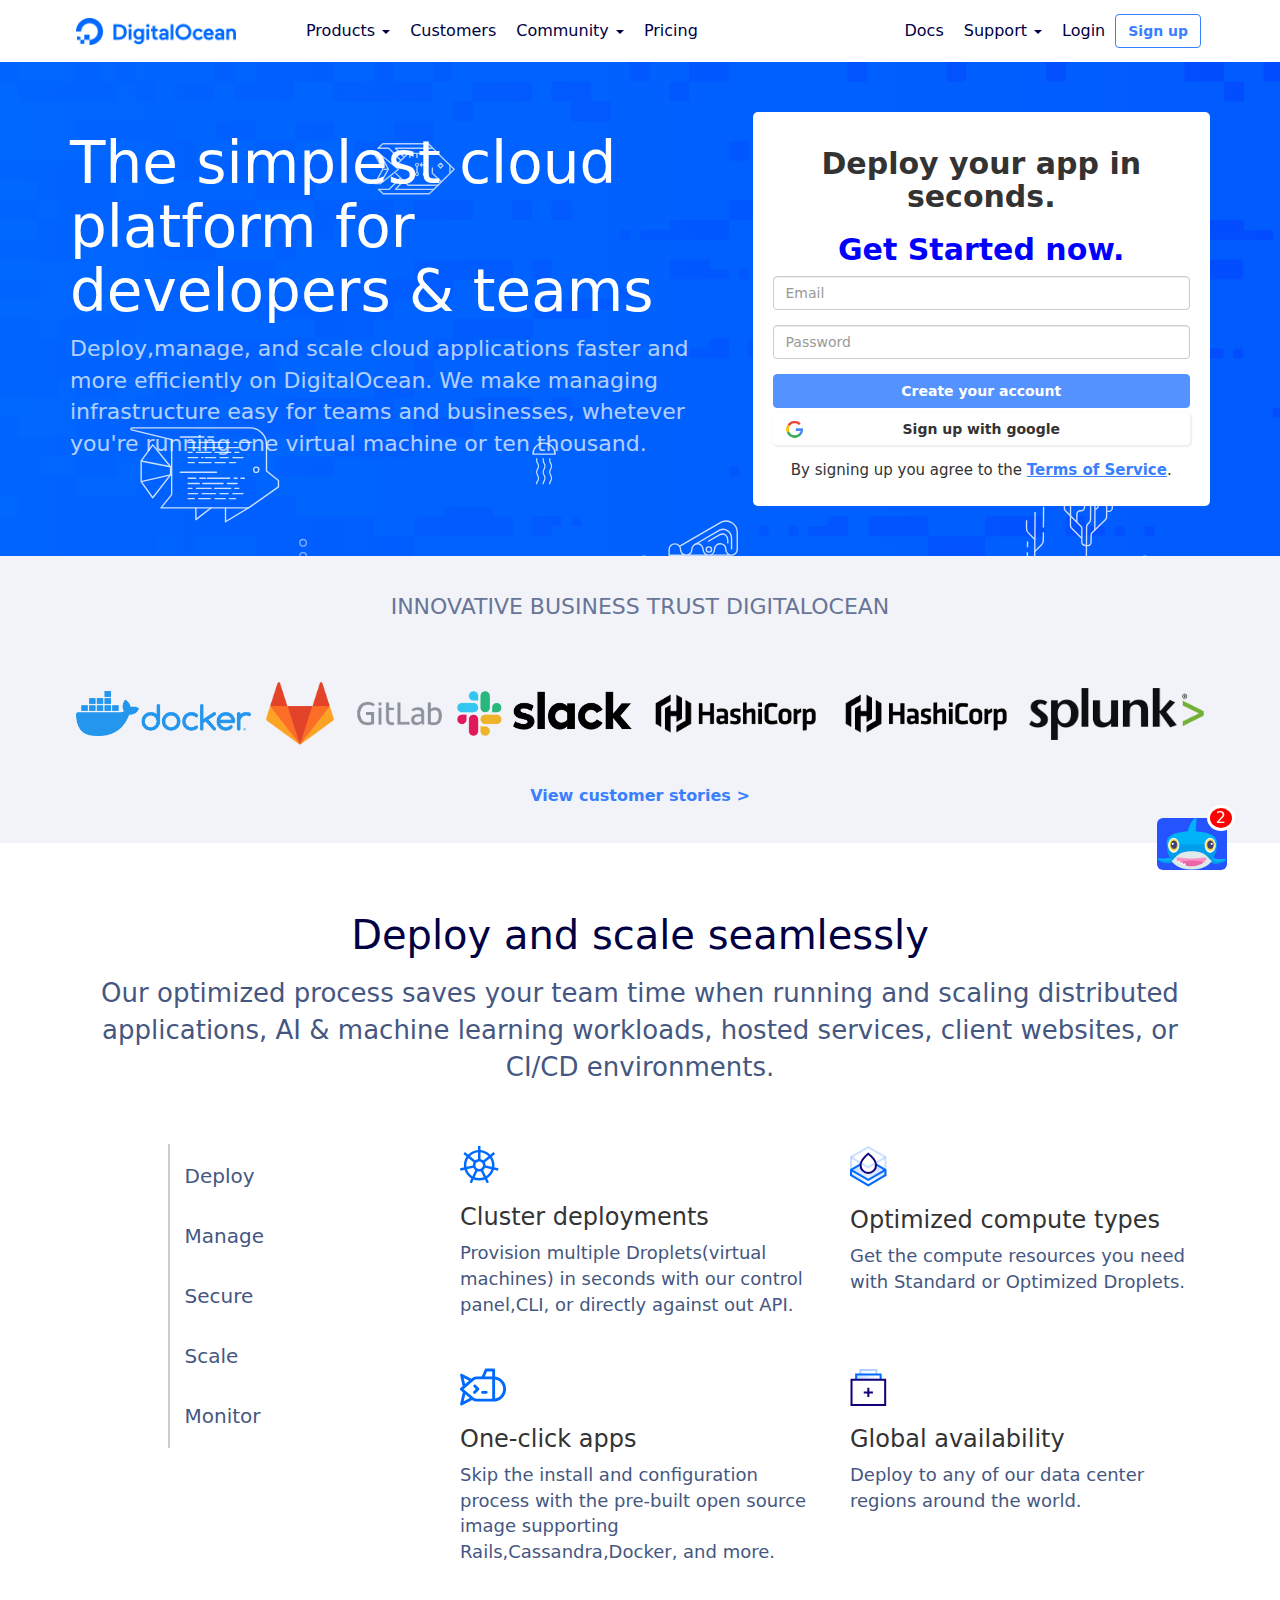
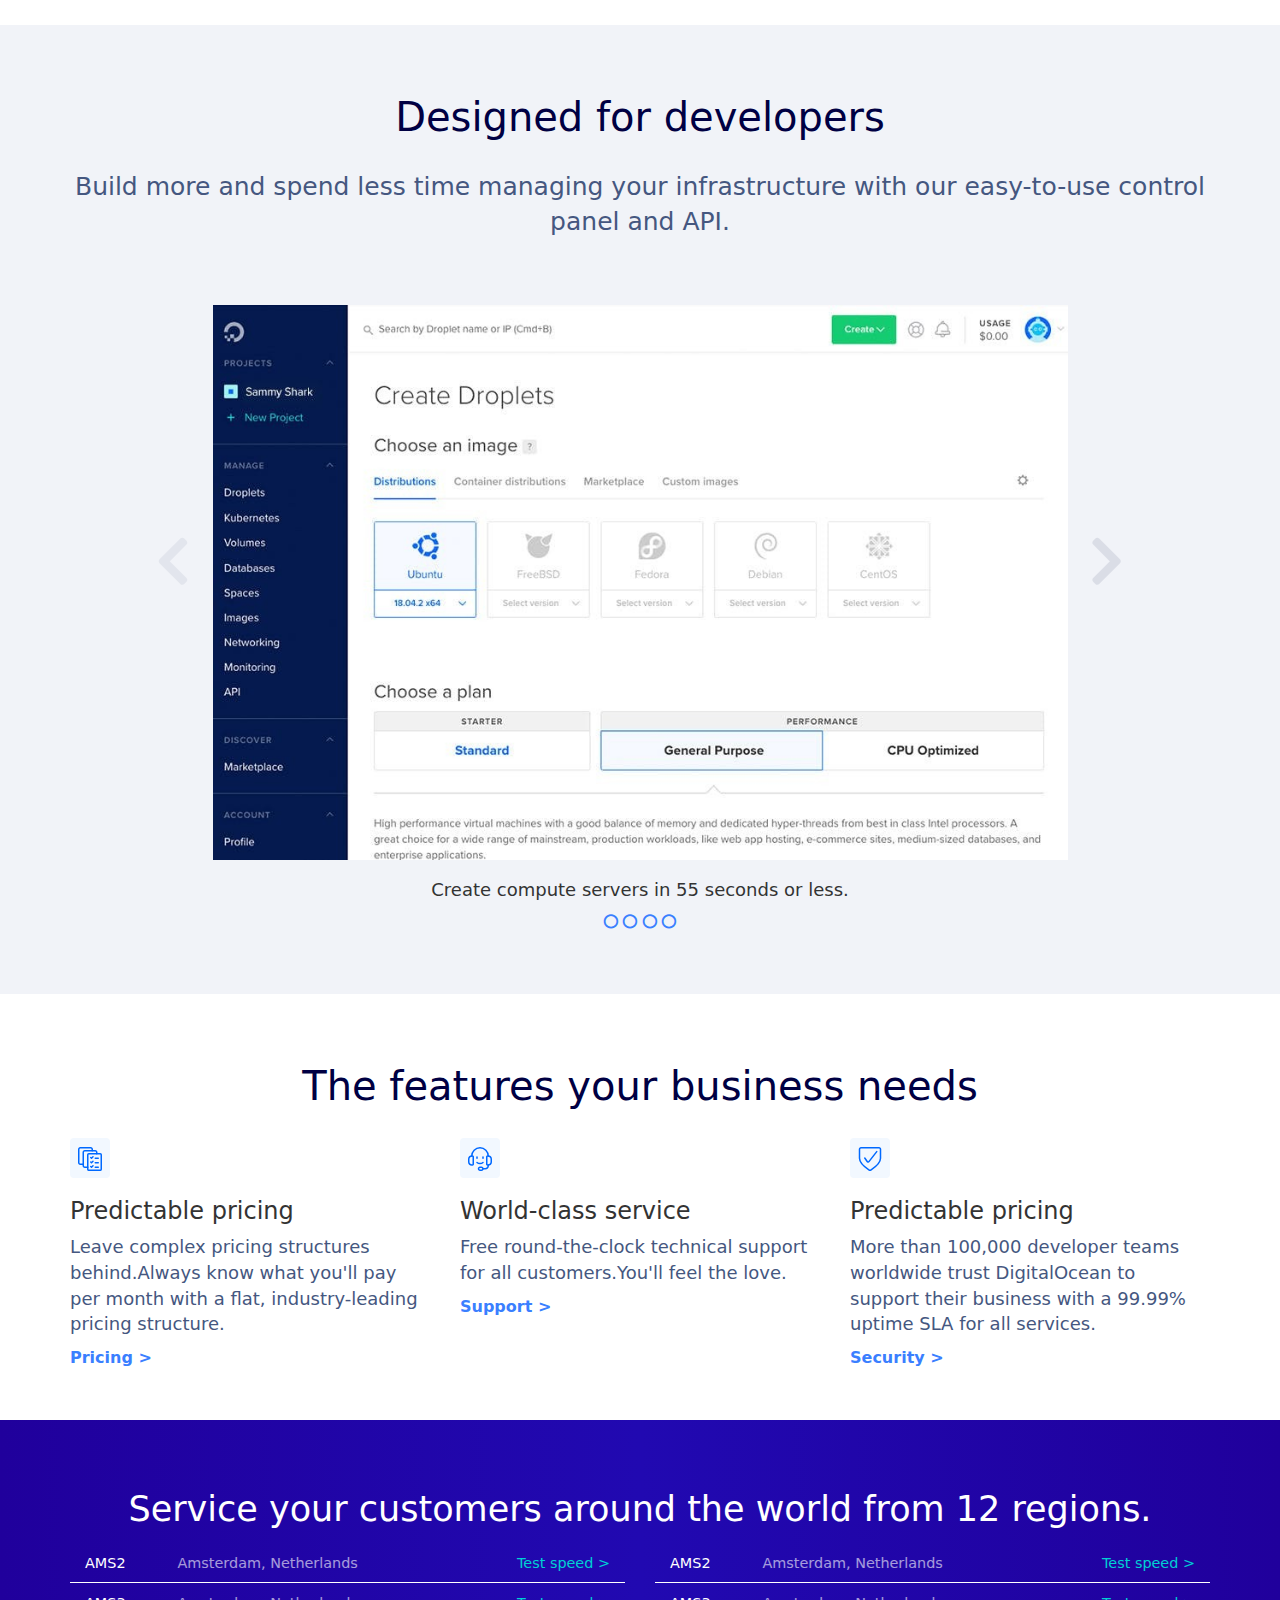
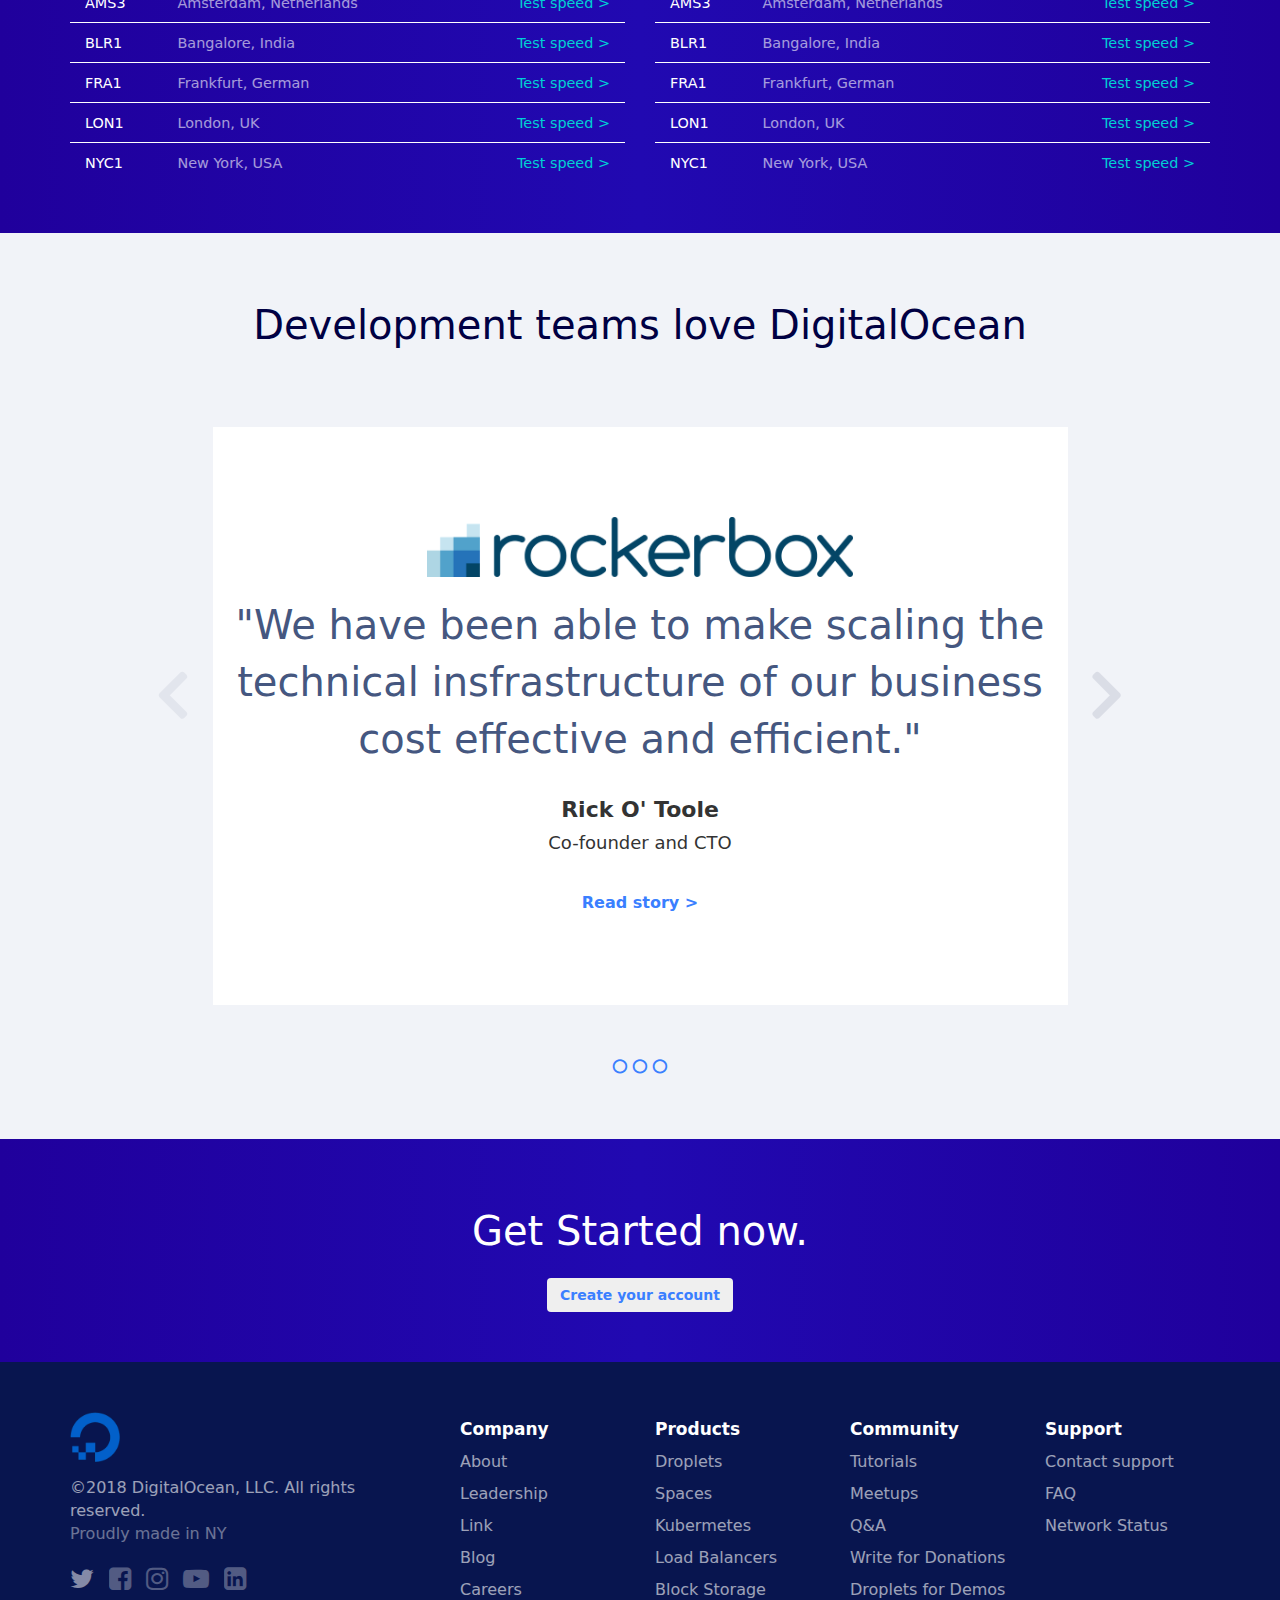
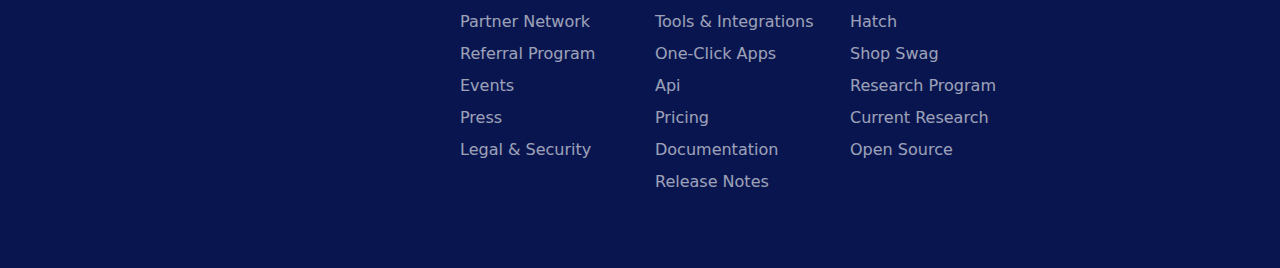
<file: index.html>
<!DOCTYPE html>
<html lang="en">
<head>
  <meta charset="UTF-8">
  <meta name="viewport" content="width=device-width, initial-scale=1.0">
  <meta http-equiv="X-UA-Compatible" content="ie=edge">
  <link rel="stylesheet" href="https://stackpath.bootstrapcdn.com/bootstrap/3.4.1/css/bootstrap.min.css" integrity="sha384-HSMxcRTRxnN+Bdg0JdbxYKrThecOKuH5zCYotlSAcp1+c8xmyTe9GYg1l9a69psu" crossorigin="anonymous">
  <link rel="stylesheet" href="https://cdnjs.cloudflare.com/ajax/libs/font-awesome/4.7.0/css/font-awesome.min.css">
  <link rel="stylesheet" href="css/style.css">
  <script src="https://code.jquery.com/jquery-2.2.4.min.js" integrity="sha256-BbhdlvQf/xTY9gja0Dq3HiwQF8LaCRTXxZKRutelT44="   crossorigin="anonymous"></script>
  <script src="https://maxcdn.bootstrapcdn.com/bootstrap/3.3.7/js/bootstrap.min.js" integrity="sha384-Tc5IQib027qvyjSMfHjOMaLkfuWVxZxUPnCJA7l2mCWNIpG9mGCD8wGNIcPD7Txa" crossorigin="anonymous"></script>
  <title>Document</title>
  <meta name="description" content="Esercizio lunghetto con Bootstrap">
</head>
<body>
  <div class="container">
    <!-- Static navbar -->
    <nav class="navbar navbar-default">
      <div class="navbar-header">
        <button type="button" class="navbar-toggle collapsed" data-toggle="collapse" data-target="#navbar" aria-expanded="false" aria-controls="navbar">
          <span class="sr-only">Toggle navigation</span>
          <span class="icon-bar"></span>
          <span class="icon-bar"></span>
          <span class="icon-bar"></span>
        </button>
        <a class="navbar-brand" href="#"><img class="logo" src="img/logo.png" alt=""></a>
      </div>
      <div id="navbar" class="navbar-collapse collapse">
        <ul class="nav navbar-nav">
          <li class="dropdown">
            <a href="#" class="dropdown-toggle" data-toggle="dropdown" role="button" aria-haspopup="true" aria-expanded="false">Products <span class="caret"></span></a>
            <ul class="dropdown-menu">
              <li><a href="#">Compute</a></li>
              <li><a href="#">Managed Databases</a></li>
              <li><a href="#">Developer Tools</a></li>
              <li><a href="#">Storage</a></li>
              <li><a href="#">Networking</a></li>
              <li role="separator" class="divider"></li>
              <li class="dropdown-header">Featured Products</li>
              <li><a href="#">Droplets</a></li>
              <li><a href="#">Kubernets</a></li>
              <li><a href="#">App Platform</a></li>
              <li><a href="#">Databases</a></li>
              <li><a href="#">Spaces</a></li>
            </ul>
          </li>
          <li><a href="#">Customers</a></li>
          <li class="dropdown">
            <a href="#" class="dropdown-toggle" data-toggle="dropdown" role="button" aria-haspopup="true" aria-expanded="false">Community <span class="caret"></span></a>
            <ul class="dropdown-menu">
              <li><a href="#">Overview</a></li>
              <li><a href="#">Tutorials</a></li>
              <li><a href="#">Questions and answers</a></li>
              <li role="separator" class="divider"></li>
              <li class="dropdown-header">Get involved</li>
              <li><a href="#">Write for donations</a></li>
              <li><a href="#">Meetups</a></li>
              <li><a href="#">Hacktoberfest</a></li>
            </ul>
          </li>
          <li><a href="#">Pricing</a></li>
        </ul>
        <ul class="nav navbar-nav navbar-right">
          <li ><a href="../navbar-fixed-top/">Docs</a></li>
          <li class="dropdown">
            <a href="#" class="dropdown-toggle" data-toggle="dropdown" role="button" aria-haspopup="true" aria-expanded="false">Support <span class="caret"></span></a>
            <ul class="dropdown-menu">
              <li><a href="#">Help Center</a></li>
              <li><a href="#">Contact sales</a></li>
              <li><a href="#">Report Abuse</a></li>
            </ul>
          </li>
          <li><a href="../navbar-fixed-top/">Login</a></li>
          <li><p class="navbar-btn"><a href="../navbar-fixed-top/" class="btn btn-default blue">Sign up</a></li>
          </ul>
        </div><!--/.nav-collapse -->
        <!--/.container-fluid -->
      </nav>
    </div>
    <!-- Main component for a primary marketing message or call to action -->
    <div class="jumbotron p50-top p50-bottom">
      <div class="container ">
        <div class="row">
          <div class="col-xs-12 col-sm-7">
            <div class="titolo white">
              <h1>The simplest cloud platform for developers & teams</h1>
              <p>Deploy,manage, and scale cloud applications faster and more efficiently on DigitalOcean. We make managing infrastructure easy for teams and businesses, whetever you're running one virtual machine or ten thousand.</p>
            </div>
          </div>
          <div class="col-xs-12 col-sm-5">
            <div class="my-form">
              <form class="form ">
                <div class="form-title text-center">
                  <h2>Deploy your app in seconds.</h2>
                  <h2>Get Started now.</h2>
                </div>
                <div class="form-group">
                  <input type="email" class="form-control" id="email" placeholder="Email">
                </div>
                <div class="form-group">
                  <input type="password" class="form-control" id="password" placeholder="Password">
                </div>
                <button type="submit" class="btn btn-block white bg-lightblue ">Create your account</button>
                <button type="submit" class="btn btn-block btn-default bg-google "> Sign up with google</button>
                <div class="form-title text-center">
                  <h5>By signing up you agree to the <a class="blue" href="#">Terms of Service</a>.</h5>
                </div>
              </form>
            </div>
          </div>
        </div>
      </div>
    </div>
    <!-- /container -->
    <div class="immagini">
      <div class="container  text-center">
        <span class="text-uppercase font-weight-bold">Innovative Business Trust DigitalOcean</span>
        <div class="row loghi">
          <img src="img/docker.png"  alt="">
          <img src="img/gitlob.png"  alt="">
          <img src="img/slack.png"  alt="">
          <img src="img/hashicorp.png" alt="">
          <img src="img/hashicorp.png" alt="">
          <img src="img/splunk.webp" alt="">
        </div>
        <a class="blue" href="#">View customer stories ></a>
      </div>
    </div>
    <!-- riga deploy -->
    <div class="container deploy p50-top p50-bottom">
      <div class="row">
        <div class="col-xs-12  text-center">
          <h2 class="main-text">Deploy and scale seamlessly</h2>
          <p class="sub-text">Our optimized process saves your team time when running and scaling distributed applications, AI & machine learning workloads, hosted services, client websites, or CI/CD environments.</p>
        </div>
      </div>
      <div class="row">
        <div class="col-xs-12 col-sm-2 col-sm-offset-1">
          <ul>
            <li><a href="#">Deploy</a></li>
            <li><a href="#">Manage</a></li>
            <li><a href="#">Secure</a></li>
            <li><a href="#">Scale</a></li>
            <li><a href="#">Monitor</a></li>
          </ul>
        </div>
        <div class="col-xs-12 col-sm-8 col-sm-offset-1">
          <div class="row">
            <div class="col-xs-12 col-sm-6">
              <img src="img/ruota.svg" alt="">
              <h3>Cluster deployments</h3>
              <p class="par-text">Provision multiple Droplets(virtual machines) in seconds with our control panel,CLI, or directly against out API.</p>
            </div>
            <div class="col-xs-12 col-sm-6">
              <img src="img/gocciacubo.svg" alt="">
              <h3>Optimized compute types</h3>
              <p class="par-text">Get the compute resources you need with Standard or Optimized Droplets.</p>
            </div>
          </div>
          <div class="row bis">
            <div class="col-xs-12 col-sm-6">
              <img src="img/pesciolino.svg" alt="">
              <h3>One-click apps</h3>
              <p class="par-text">Skip the install and configuration process with the pre-built open source image supporting Rails,Cassandra,Docker, and more.</p>
            </div>
            <div class="col-xs-12 col-sm-6">
              <img src="img/piufolder.svg" alt="">
              <h3>Global availability</h3>
              <p class="par-text">Deploy to any of our data center regions around the world.</p>
            </div>
          </div>
        </div>
      </div>
    </div>
    <!-- fine sezione deploy -->
    <div class="carousel-up p50-top p50-bottom">
      <div class="container text-center ">
        <div class="row">
          <div class="col-xs-12">
            <h2 class="main-text">Designed for developers</h2>
            <p class="sub-text">Build more and spend less time managing your infrastructure with our easy-to-use control panel and API.</p>
            <span class="sx hidden-xs"><i class="fa fa-angle-left" aria-hidden="true"></i></span>
            <img class="fake-carousel" src="img/droplets.jpg" alt="">
            <span class="dx hidden-xs"><i class="fa fa-angle-right" aria-hidden="true"></i></span>
            <h5>Create compute servers in 55 seconds or less.</h5>
            <ul class="cerchietti blue">
              <li><span class="icon circle"></span></li>
              <li><span class="icon circle"></span> </li>
              <li><span class="icon circle"></span></li>
              <li><span class="icon circle"></span></li>
            </ul>
          </div>
        </div>
      </div>
    </div>
    <!-- passo alla sezione the features -->
    <div class="container features p50-top p50-bottom">
      <h3 class="main-text text-center">The features your business needs</h3>
      <div class="row">
        <div class="col-sm-4 col-xs-12">
          <img src="img/piucheck.svg" alt="">
          <h3>Predictable pricing</h3>
          <p class="par-text">Leave complex pricing structures behind.Always know what you'll pay per month with a flat, industry-leading pricing structure.</p>
          <a class="blue" href="#">Pricing > </a>
        </div>
        <div class="col-sm-4 col-xs-12">
          <img src="img/ipod.svg" alt="">
          <h3>World-class service</h3>
          <p class="par-text">Free round-the-clock technical support for all customers.You'll feel the love.</p>
          <a class="blue" href="#">Support > </a>
        </div>
        <div class="col-sm-4 col-xs-12">
          <img src="img/shield.svg" alt="">
          <h3>Predictable pricing</h3>
          <p class="par-text">More than 100,000 developer teams worldwide trust DigitalOcean to support their business with a 99.99% uptime SLA for all services.</p>
          <a class="blue" href="#">Security > </a>
        </div>
      </div>
    </div>
    <!-- chiudo container features -->
    <!-- passo al contenitore blu gradiente tabellato -->
    <div class="regions p50-top p50-bottom">
      <h3 class="white text-center">Service your customers around the world from 12 regions.</h3>
      <div class="container">
        <div class="row">
          <div class="col-md-6 col-xs-12">
            <div class="test-speed ">
              <div class="col-xs-2">
                <span class="white">AMS2</span>
              </div>
              <div class="col-xs-6 text-left">
                <span class="white city">Amsterdam, Netherlands</span>
              </div>
              <div class="col-xs-4 text-right">
                <a href="#">Test speed > </a>
              </div>
            </div>
            <div class="test-speed ">
              <div class="col-xs-2">
                <span class="white">AMS3</span>
              </div>
              <div class="col-xs-6">
                <span class="white city">Amsterdam, Netherlands</span>
              </div>
              <div class="col-xs-4 text-right">
                <a href="#">Test speed > </a>
              </div>
            </div>
            <div class="test-speed ">
              <div class="col-xs-2">
                <span class="white">BLR1</span>
              </div>
              <div class="col-xs-6 ">
                <span class="white city">Bangalore, India</span>
              </div>
              <div class="col-xs-4 text-right">
                <a href="#">Test speed > </a>
              </div>
            </div>
            <div class="test-speed ">
              <div class="col-xs-2">
                <span class="white">FRA1</span>
              </div>
              <div class="col-xs-6 ">
                <span class="white city">Frankfurt, German</span>
              </div>
              <div class="col-xs-4 text-right">
                <a href="#">Test speed > </a>
              </div>
            </div>
            <div class="test-speed ">
              <div class="col-xs-2">
                <span class="white">LON1</span>
              </div>
              <div class="col-xs-6">
                <span class="white city">London, UK</span>
              </div>
              <div class="col-xs-4 text-right">
                <a href="#">Test speed > </a>
              </div>
            </div>
            <div class="test-speed ">
              <div class="col-xs-2">
                <span class="white">NYC1</span>
              </div>
              <div class="col-xs-6 ">
                <span class="white city">New York, USA</span>
              </div>
              <div class="col-xs-4 text-right">
                <a href="#">Test speed > </a>
              </div>
            </div>
          </div>
          <div class="col-md-6 col-xs-12 bis">
            <div class="test-speed ">
              <div class="col-xs-2">
                <span class="white">AMS2</span>
              </div>
              <div class="col-xs-6 ">
                <span class="white city">Amsterdam, Netherlands</span>
              </div>
              <div class="col-xs-4 text-right">
                <a href="#">Test speed > </a>
              </div>
            </div>
            <div class="test-speed ">
              <div class="col-xs-2">
                <span class="white">AMS3</span>
              </div>
              <div class="col-xs-6 ">
                <span class="white city">Amsterdam, Netherlands</span>
              </div>
              <div class="col-xs-4 text-right">
                <a href="#">Test speed > </a>
              </div>
            </div>
            <div class="test-speed ">
              <div class="col-xs-2">
                <span class="white">BLR1</span>
              </div>
              <div class="col-xs-6 ">
                <span class="white city">Bangalore, India</span>
              </div>
              <div class="col-xs-4 text-right">
                <a href="#">Test speed > </a>
              </div>
            </div>
            <div class="test-speed ">
              <div class="col-xs-2">
                <span class="white">FRA1</span>
              </div>
              <div class="col-xs-6">
                <span class="white city">Frankfurt, German</span>
              </div>
              <div class="col-xs-4 text-right">
                <a href="#">Test speed > </a>
              </div>
            </div>
            <div class="test-speed ">
              <div class="col-xs-2">
                <span class="white">LON1</span>
              </div>
              <div class="col-xs-6">
                <span class="white city">London, UK</span>
              </div>
              <div class="col-xs-4 text-right">
                <a href="#">Test speed > </a>
              </div>
            </div>
            <div class="test-speed ">
              <div class="col-xs-2">
                <span class="white">NYC1</span>
              </div>
              <div class="col-xs-6 ">
                <span class="white city">New York, USA</span>
              </div>
              <div class="col-xs-4 text-right">
                <a href="#">Test speed > </a>
              </div>
            </div>
          </div>
        </div>
      </div>
    </div>
    <!-- terminata sezione speed test -->
    <!-- inizio secondo carousel -->
    <div class="carousel-down p50-top p50-bottom">
      <div class="container text-center">
        <div class="row">
          <div class="col-xs-12">
            <h2 class="main-text">Development teams love DigitalOcean</h2>
            <span class="sx hidden-xs"><i class="fa fa-angle-left" aria-hidden="true"></i></span>
            <div class="carousel-content ">
              <img class="fake-carousel " src="img/rockerbox.png"  alt="">
              <p class="sub-text">"We have been able to make scaling the technical insfrastructure of our business cost effective and efficient."</p>
              <h5>Rick O' Toole</h5>
              <h6>Co-founder and CTO</h6>
              <a class="blue" href="#">Read story ></a>
            </div>
            <span class="dx hidden-xs"><i class="fa fa-angle-right" aria-hidden="true"></i></span>
            <ul class="cerchietti blue">
              <li><span class="icon circle"></span></li>
              <li><span class="icon circle"></span> </li>
              <li><span class="icon circle"></span></li>
            </ul>
          </div>
        </div>
      </div>
    </div>
    <!-- fine secondo carousel -->
    <!-- row get-started -->
    <div class="text-center container-fluid get-started p50-top p50-bottom">
      <h3 class="white">Get Started now.</h3>
      <a href="#"><button type="button" class="btn btn-light blue">Create your account</button></a>
    </div>
    <!-- row get-started -->
    <div class="footer white p50-top p50-bottom">
      <div class="container">
        <div class="row">
          <div class="col-md-4 col-xs-12">
            <img class="iconasito" src="img/iconaocean.png" alt="">
            <p>&copy;2018 DigitalOcean, LLC. All rights reserved.</p>
            <span class="proud">Proudly made in NY</span>
            <ul class="iconesocial">
              <li><i class="fa fa-twitter" aria-hidden="true"></i></li>
              <li><i class="fa fa-facebook-square" aria-hidden="true"></i></li>
              <li><i class="fa fa-instagram" aria-hidden="true"></i></li>
              <li><i class="fa fa-youtube-play" aria-hidden="true"></i></li>
              <li><i class="fa fa-linkedin-square" aria-hidden="true"></i></li>
            </ul>
          </div>
          <div class="col-md-2 col-xs-12 col-sm-6">
            <ul>
              <li>Company</li>
              <li>About</li>
              <li>Leadership</li>
              <li>Link</li>
              <li>Blog</li>
              <li>Careers</li>
              <li>Partner Network</li>
              <li>Referral Program</li>
              <li>Events</li>
              <li>Press</li>
              <li>Legal & Security</li>
            </ul>
          </div>
          <div class="col-md-2 col-xs-12 col-sm-6">
            <ul>
              <li>Products</li>
              <li>Droplets</li>
              <li>Spaces</li>
              <li>Kubermetes</li>
              <li>Load Balancers</li>
              <li>Block Storage</li>
              <li>Tools & Integrations</li>
              <li>One-Click Apps</li>
              <li>Api</li>
              <li>Pricing</li>
              <li>Documentation</li>
              <li>Release Notes</li>
            </ul>
          </div>
          <div class="col-md-2 col-xs-12 col-sm-6">
            <ul>
              <li>Community</li>
              <li>Tutorials</li>
              <li>Meetups</li>
              <li>Q&A</li>
              <li>Write for Donations</li>
              <li>Droplets for Demos</li>
              <li>Hatch</li>
              <li>Shop Swag</li>
              <li>Research Program</li>
              <li>Current Research</li>
              <li>Open Source</li>
            </ul>
          </div>
          <div class="col-md-2 col-xs-12 col-sm-6">
            <ul>
              <li>Support</li>
              <li>Contact support</li>
              <li>FAQ</li>
              <li>Network Status</li>
            </ul>
          </div>
        </div>
      </div>
    </div>
    <!--creo due popover, uno visile da mobile l'altro altrove -->
    <div class="popover-left visible-xs visible-sm">
      <div class="wrapper-chat">
        <div class="shark">
          <img src="img/shark.png" class="img-rounded" alt="">
          <span class="white">2</span>
        </div>
        <div class="bubble">
          Can I help you answer any question you have about DigitalOcean?
        </div>
      </div>
    </div>
    <div class="popover-right visible-md visible-lg">
      <div class="wrapper-chat">
        <div class="bubble">
          Can I help you answer any question you have about DigitalOcean?
        </div>
        <div class="shark">
          <img src="img/shark.png" class="img-rounded" alt="">
          <span class="white">2</span>
        </div>
      </div>
    </div>
  </body>
  </html>
</file>
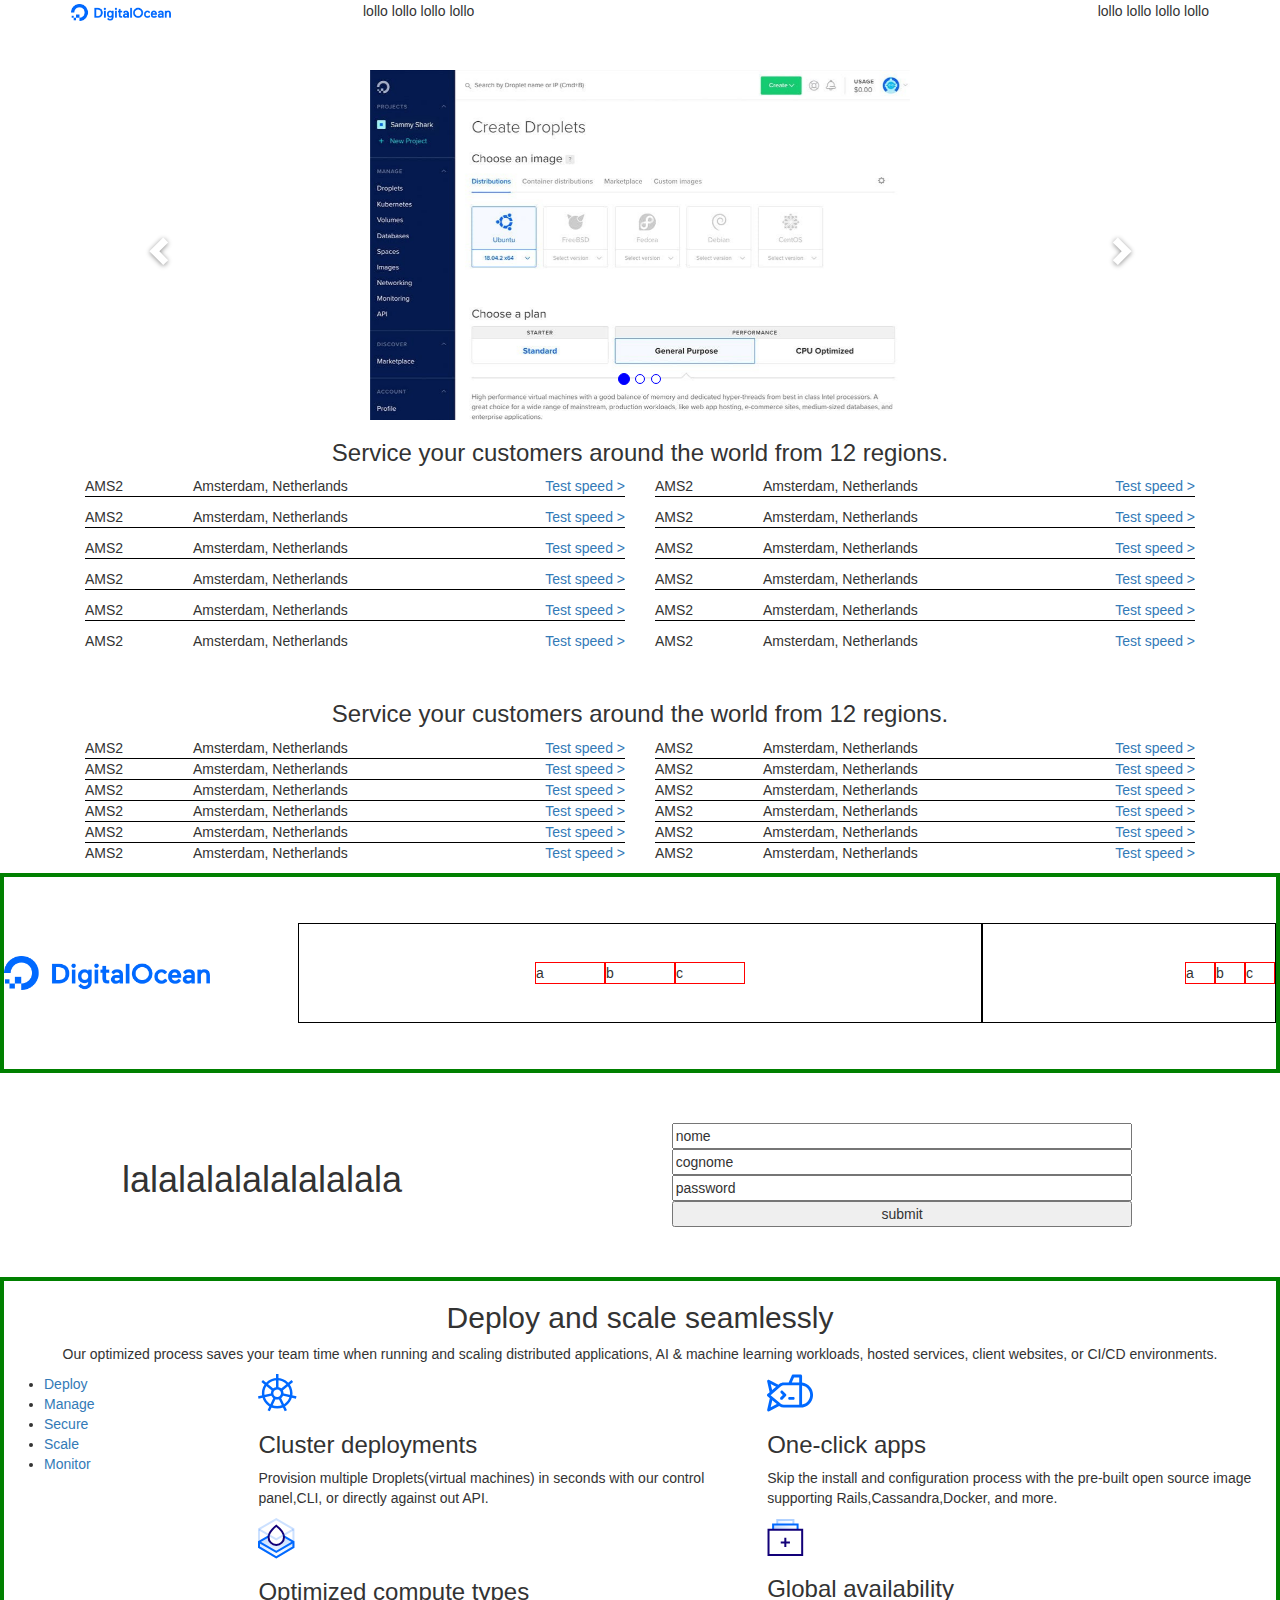
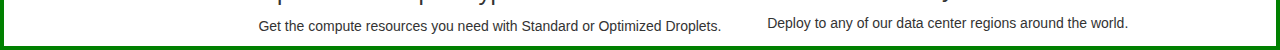
<file: index-bonus.html>
<!DOCTYPE html>
<html lang="en">
<head>
  <meta charset="UTF-8">
  <meta name="viewport" content="width=device-width, initial-scale=1.0">
  <meta http-equiv="X-UA-Compatible" content="ie=edge">
  <title>Document</title>
 <link rel="stylesheet" href="https://stackpath.bootstrapcdn.com/bootstrap/3.4.1/css/bootstrap.min.css" integrity="sha384-HSMxcRTRxnN+Bdg0JdbxYKrThecOKuH5zCYotlSAcp1+c8xmyTe9GYg1l9a69psu" crossorigin="anonymous">
  <link rel="stylesheet" href="https://cdnjs.cloudflare.com/ajax/libs/font-awesome/4.7.0/css/font-awesome.min.css">

  <link rel="stylesheet" href="css/style-bonus.css">
  <script src="https://code.jquery.com/jquery-2.2.4.min.js" integrity="sha256-BbhdlvQf/xTY9gja0Dq3HiwQF8LaCRTXxZKRutelT44="   crossorigin="anonymous"></script>
  <script src="https://maxcdn.bootstrapcdn.com/bootstrap/3.3.7/js/bootstrap.min.js" integrity="sha384-Tc5IQib027qvyjSMfHjOMaLkfuWVxZxUPnCJA7l2mCWNIpG9mGCD8wGNIcPD7Txa" crossorigin="anonymous"></script>
</head>
<body>

  <!-- NAVBAR FATTA DA ZERO SENZA LAVORARE SULLA PREDEFINITA DI BOOSTRAP -->
  <div class="container">

    <div class="row navbar">
      <div class="col-xs-12">
        <div class="row">
          <div class="col-xs-6 col-md-3">
            <div class="logo">
              <img  class="logo" src="img/logo.png" alt="">
            </div>
          </div>
          <div class="col-xs-6 col-md-9">
            <div class="hamburger-menu visible-xs visible-sm">
              <i class="fa fa-bars" aria-hidden="true"></i>
            </div>
            <div class="row visible-md visible-lg">
              <div class="col-md-6">
                <ul>
                  <li>lollo</li>
                  <li>lollo</li>
                  <li>lollo</li>
                  <li>lollo</li>
                </ul>
              </div>
              <div class="col-md-6">
                <ul>
                  <li>lollo</li>
                  <li>lollo</li>
                  <li>lollo</li>
                  <li>lollo</li>
                </ul>
              </div>
            </div>
          </div>
        </div>
      </div>
    </div>

    <!-- CAROUSEL COPIATO DA BOOTSTRAP -->
    <div id="myCarousel" class="carousel slide" data-ride="carousel">
  <!-- Indicators -->
  <ol class="carousel-indicators">
    <li data-target="#myCarousel" data-slide-to="0" class="active"></li>
    <li data-target="#myCarousel" data-slide-to="1"></li>
    <li data-target="#myCarousel" data-slide-to="2"></li>
  </ol>

  <!-- Wrapper for slides -->
  <div class="carousel-inner">
    <div class="item active">
      <img src="img/droplets.jpg"  alt="">
    </div>

    <div class="item">
      <img src="img/shark.png"  alt="">
    </div>

    <div class="item">
      <img src="img/google.png" alt="">
    </div>
  </div>

  <!-- Left and right controls -->
  <a class="left carousel-control" href="#myCarousel" data-slide="prev">
    <span class="glyphicon glyphicon-chevron-left"></span>
    <span class="sr-only">Previous</span>
  </a>
  <a class="right carousel-control" href="#myCarousel" data-slide="next">
    <span class="glyphicon glyphicon-chevron-right"></span>
    <span class="sr-only">Next</span>
  </a>
</div>

<!-- lista di speed test fatta con ul e non col colonne bootstrap -->

<!-- passo al contenitore blu gradiente tabellato -->
  <div class="gradient container-fluid">
    <h3 class="white text-center">Service your customers around the world from 12 regions.</h3>
    <div class="row">

        <div class="lista-sx col-xs-12 col-md-6">

          <ul>
            <li><span class="white">AMS2</span></li>
            <li><span class="white city">Amsterdam, Netherlands</span></li>
            <li><a href="#">Test speed > </a></li>
          </ul>
        <ul>
          <li><span class="white">AMS2</span></li>
          <li><span class="white city">Amsterdam, Netherlands</span></li>
          <li><a href="#">Test speed > </a></li>
        </ul>

      <ul>
        <li><span class="white">AMS2</span></li>
        <li><span class="white city">Amsterdam, Netherlands</span></li>
        <li><a href="#">Test speed > </a></li>
      </ul>


      <ul>
        <li><span class="white">AMS2</span></li>
        <li><span class="white city">Amsterdam, Netherlands</span></li>
        <li><a href="#">Test speed > </a></li>
      </ul>


      <ul>
        <li><span class="white">AMS2</span></li>
        <li><span class="white city">Amsterdam, Netherlands</span></li>
        <li><a href="#">Test speed > </a></li>
      </ul>


      <ul>
        <li><span class="white">AMS2</span></li>
        <li><span class="white city">Amsterdam, Netherlands</span></li>
        <li><a href="#">Test speed > </a></li>
      </ul>

       </div>

  <div class="lista-dx col-xs-12 col-md-6">

    <ul>
      <li><span class="white">AMS2</span></li>
      <li><span class="white city">Amsterdam, Netherlands</span></li>
      <li><a href="#">Test speed > </a></li>
    </ul>
  <ul>
    <li><span class="white">AMS2</span></li>
    <li><span class="white city">Amsterdam, Netherlands</span></li>
    <li><a href="#">Test speed > </a></li>
  </ul>

<ul>
  <li><span class="white">AMS2</span></li>
  <li><span class="white city">Amsterdam, Netherlands</span></li>
  <li><a href="#">Test speed > </a></li>
</ul>


<ul>
  <li><span class="white">AMS2</span></li>
  <li><span class="white city">Amsterdam, Netherlands</span></li>
  <li><a href="#">Test speed > </a></li>
</ul>


<ul>
  <li><span class="white">AMS2</span></li>
  <li><span class="white city">Amsterdam, Netherlands</span></li>
  <li><a href="#">Test speed > </a></li>
</ul>


<ul>
  <li><span class="white">AMS2</span></li>
  <li><span class="white city">Amsterdam, Netherlands</span></li>
  <li><a href="#">Test speed > </a></li>
</ul>

 </div>
</div>
</div>

<!-- terminata sezione speed test -->

<!-- passo al contenitore blu gradiente tabellato -->
  <div class="tabella container-fluid">
    <h3 class="white text-center">Service your customers around the world from 12 regions.</h3>
    <div class="row">

        <ul class="lista-sx col-xs-12 col-md-6">

          <li>
            <ul>
              <li><span class="white">AMS2</span></li>
              <li><span class="white city">Amsterdam, Netherlands</span></li>
              <li><a href="#">Test speed > </a></li>
            </ul>
          </li>
          <li>
            <ul>
              <li><span class="white">AMS2</span></li>
              <li><span class="white city">Amsterdam, Netherlands</span></li>
              <li><a href="#">Test speed > </a></li>
            </ul>
          </li>
        <li>
          <ul>
            <li><span class="white">AMS2</span></li>
            <li><span class="white city">Amsterdam, Netherlands</span></li>
            <li><a href="#">Test speed > </a></li>
          </ul>
        </li>

      <li>
        <ul>
          <li><span class="white">AMS2</span></li>
          <li><span class="white city">Amsterdam, Netherlands</span></li>
          <li><a href="#">Test speed > </a></li>
        </ul>
      </li>

      <li>
        <ul>
          <li><span class="white">AMS2</span></li>
          <li><span class="white city">Amsterdam, Netherlands</span></li>
          <li><a href="#">Test speed > </a></li>
        </ul>
      </li>
    <li>
      <ul>
        <li><span class="white">AMS2</span></li>
        <li><span class="white city">Amsterdam, Netherlands</span></li>
        <li><a href="#">Test speed > </a></li>
      </ul>
    </li>
    </ul>

  <ul class="lista-dx col-xs-12 col-md-6">

    <li>
      <ul>
        <li><span class="white">AMS2</span></li>
        <li><span class="white city">Amsterdam, Netherlands</span></li>
        <li><a href="#">Test speed > </a></li>
      </ul>
    </li>
    <li>
      <ul>
        <li><span class="white">AMS2</span></li>
        <li><span class="white city">Amsterdam, Netherlands</span></li>
        <li><a href="#">Test speed > </a></li>
      </ul>
    </li>
    <li>
      <ul>
        <li><span class="white">AMS2</span></li>
        <li><span class="white city">Amsterdam, Netherlands</span></li>
        <li><a href="#">Test speed > </a></li>
      </ul>
    </li>
    <li>
      <ul>
        <li><span class="white">AMS2</span></li>
        <li><span class="white city">Amsterdam, Netherlands</span></li>
        <li><a href="#">Test speed > </a></li>
      </ul>
    </li>


    <li>
      <ul>
        <li><span class="white">AMS2</span></li>
        <li><span class="white city">Amsterdam, Netherlands</span></li>
        <li><a href="#">Test speed > </a></li>
      </ul>
    </li>
    <li>
      <ul>
        <li><span class="white">AMS2</span></li>
        <li><span class="white city">Amsterdam, Netherlands</span></li>
        <li><a href="#">Test speed > </a></li>
      </ul>
    </li>
 </ul>
</div>
</div>
<!-- terminata sezione speed test -->






</div>
<!-- inizio navflex -->
<div class="navflex">
<div class="logo">
<img src="img/logo.png" alt="">
</div>
<ul class="ul-left">

  <li>a</li>
  <li>b</li>
  <li>c</li>
</ul>
<ul class="ul-right">

    <li>a</li>
    <li>b</li>
    <li>c</li>

</ul>
<div class="amburger">
  icona
</div>
</div>
<!-- fine navflex -->
<!-- inizio jumbotron -->
<div class="jambotron">
<div class="titolo">
<h1>lalalalalalalalalala</h1>
</div>
<div class="form">
<input type="text" name="" value="nome"><br>
<input type="text" name="" value="cognome"><br>
<input type="text" name="" value="password"><br>
<input type="submit" name="" value="submit">
</div>
</div>
<!-- fine jumbotron -->
<!-- inizio sezione deploy flex -->

<!-- riga deploy -->
<div class="deployflex">

    <div class="titolo text-center">
      <h2 class="main-text">Deploy and scale seamlessly</h2>
      <p class="sub-text">Our optimized process saves your team time when running and scaling distributed applications, AI & machine learning workloads, hosted services, client websites, or CI/CD environments.</p>
    </div>



    <div class="lista">
      <ul>
        <li><a href="#">Deploy</a></li>
        <li><a href="#">Manage</a></li>
        <li><a href="#">Secure</a></li>
        <li><a href="#">Scale</a></li>
        <li><a href="#">Monitor</a></li>
      </ul>
    </div>

          <div class="sezioni">
    <div class="cluster">
          <img src="img/ruota.svg" alt="">
          <h3>Cluster deployments</h3>
          <p class="par-text">Provision multiple Droplets(virtual machines) in seconds with our control panel,CLI, or directly against out API.</p>
        </div>

        <div class="optimized">
          <img src="img/gocciacubo.svg" alt="">
          <h3>Optimized compute types</h3>
          <p class="par-text">Get the compute resources you need with Standard or Optimized Droplets.</p>
        </div>

          <div class="oneclick">
            <img src="img/pesciolino.svg" alt="">
            <h3>One-click apps</h3>
            <p class="par-text">Skip the install and configuration process with the pre-built open source image supporting Rails,Cassandra,Docker, and more.</p>
          </div>

        <div class="global">

          <img src="img/piufolder.svg" alt="">
          <h3>Global availability</h3>
          <p class="par-text">Deploy to any of our data center regions around the world.</p>
        </div>

    </div>

      </div>
<!-- fine sezione deploy -->

<!-- fine sezione deploy flex -->
</body>
</html>
</file>
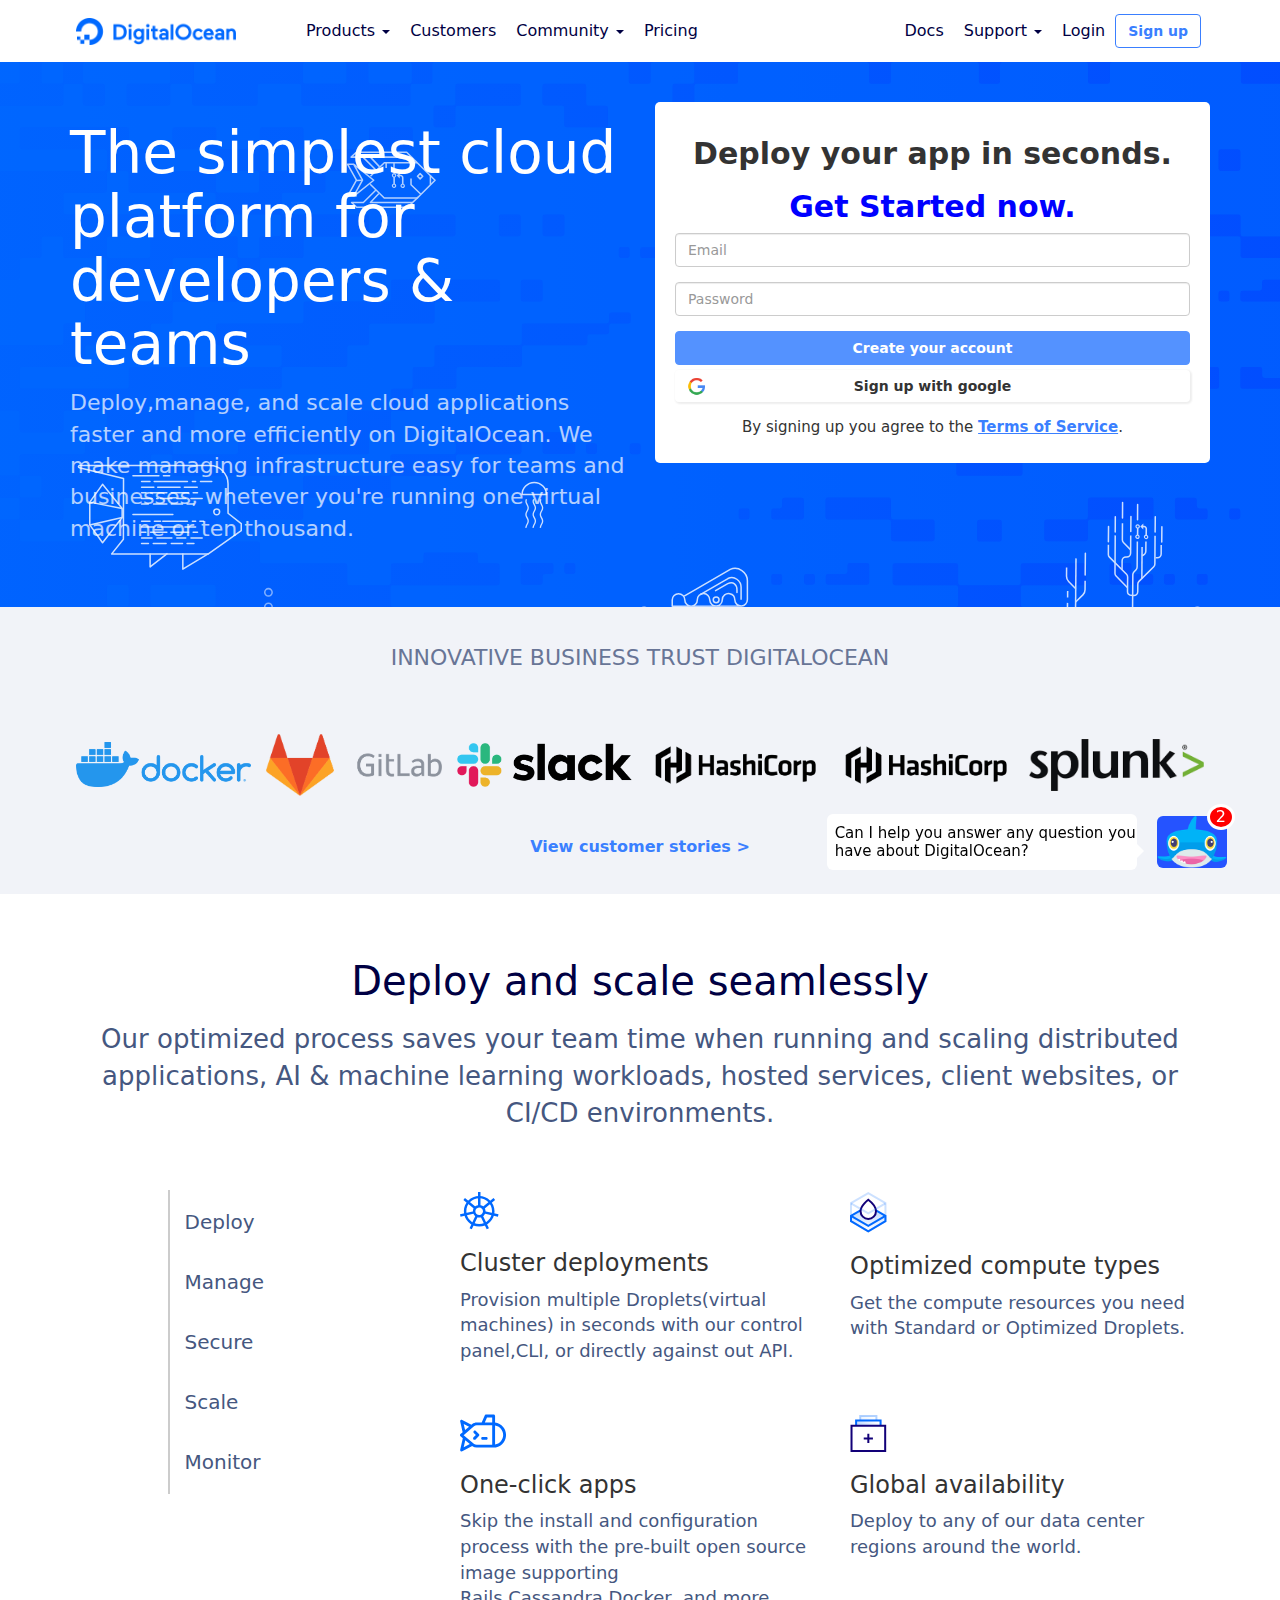
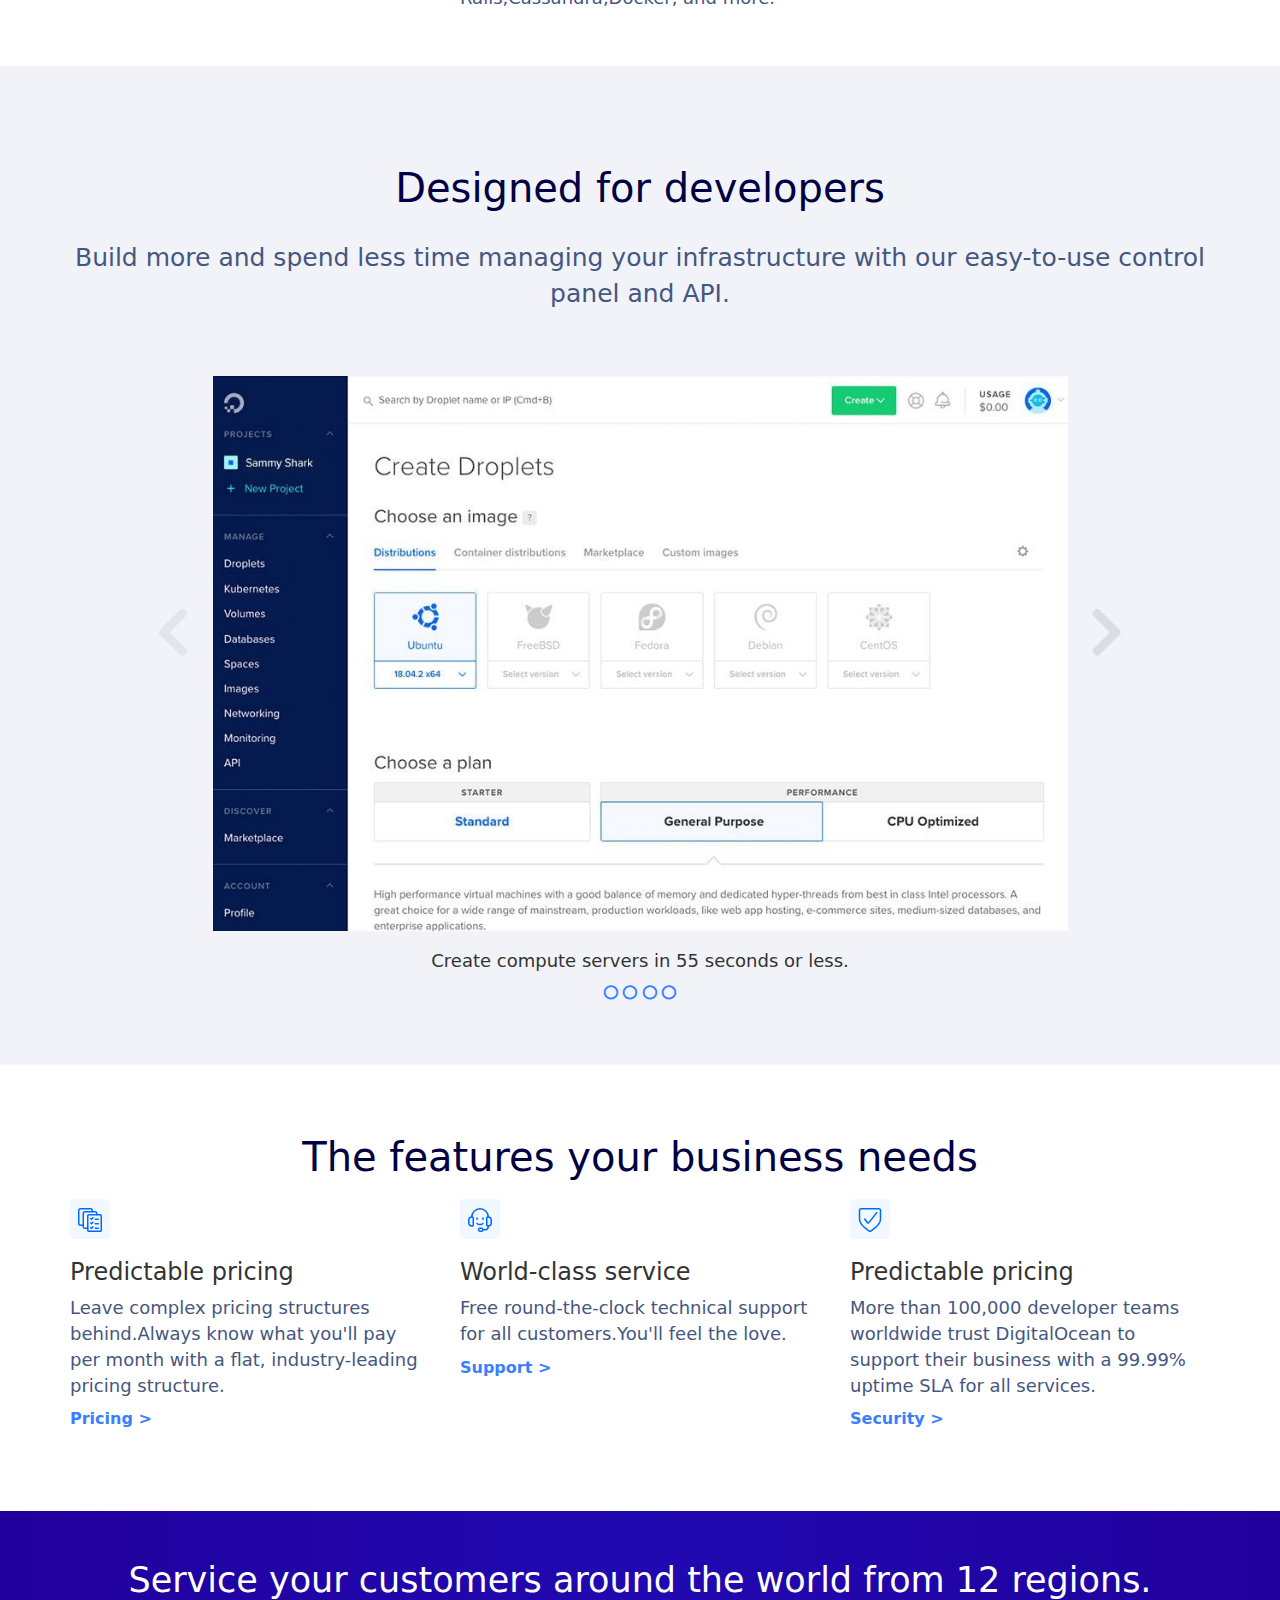
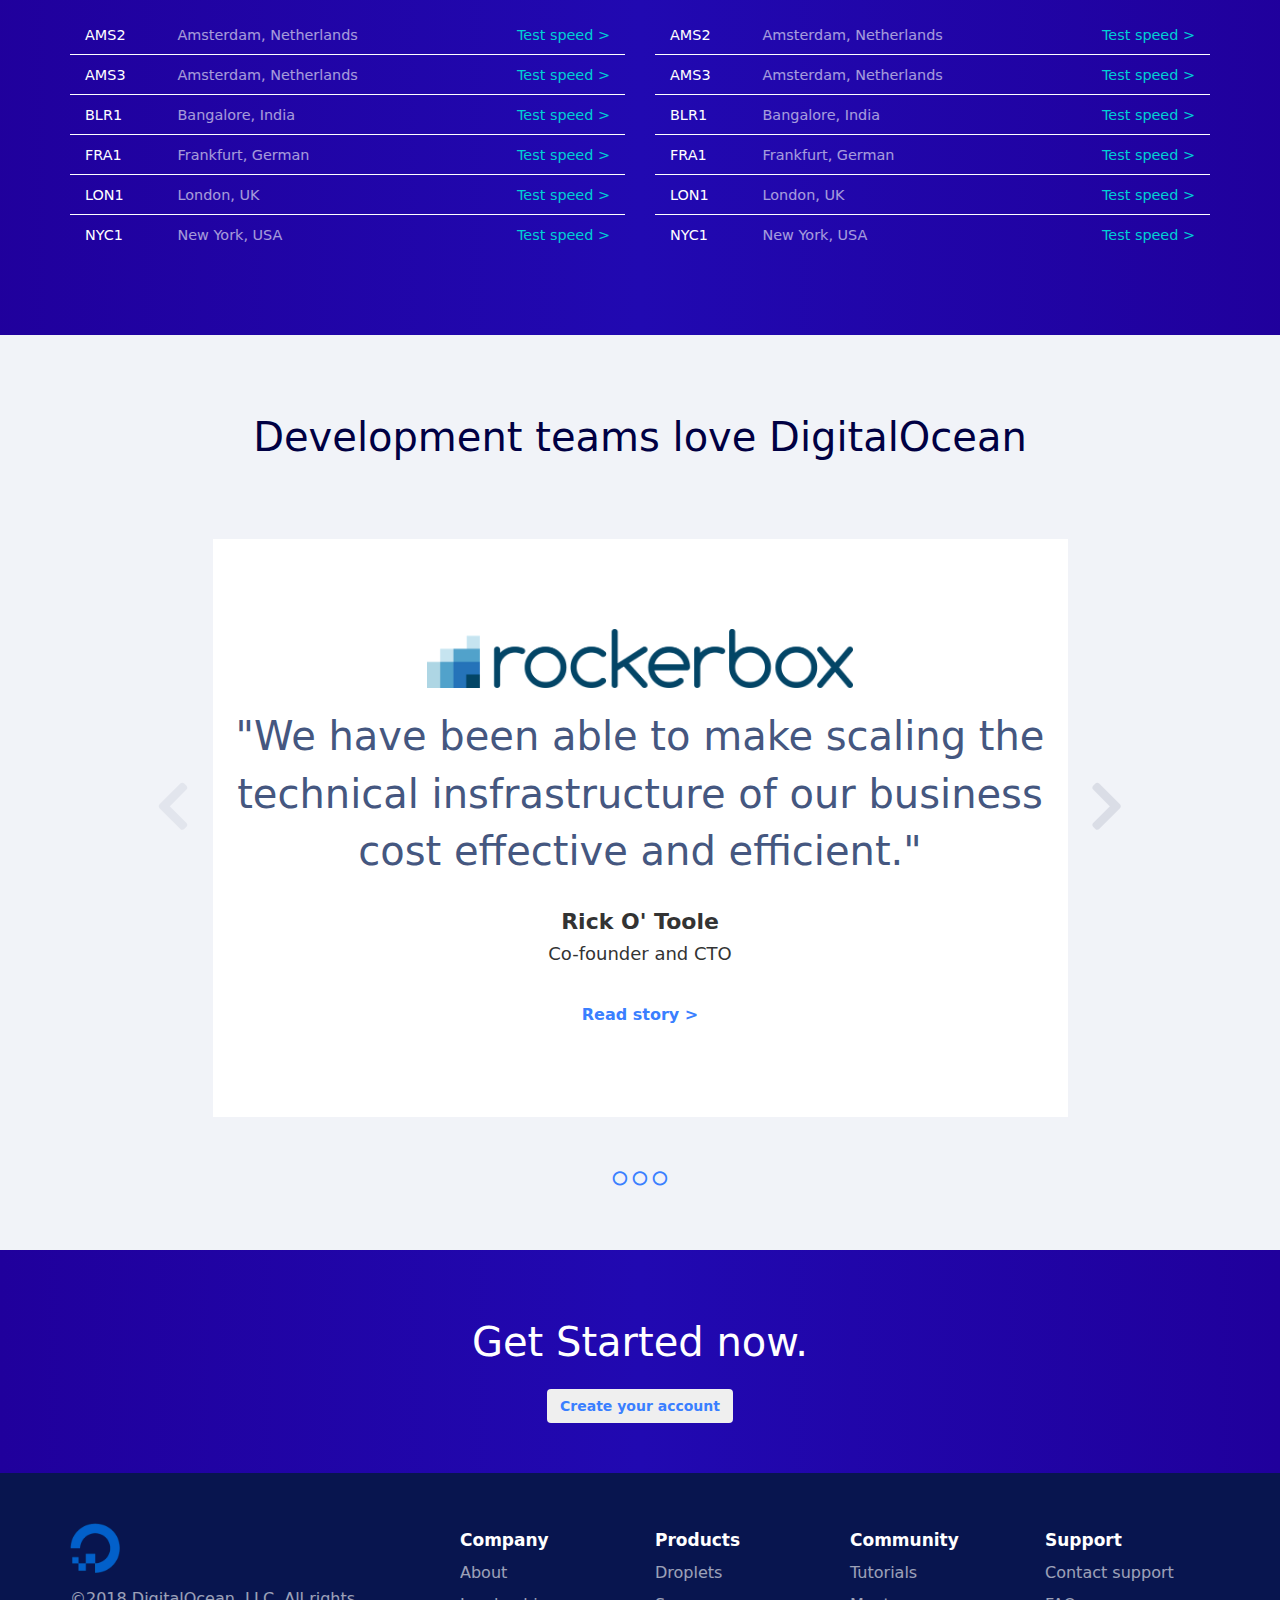
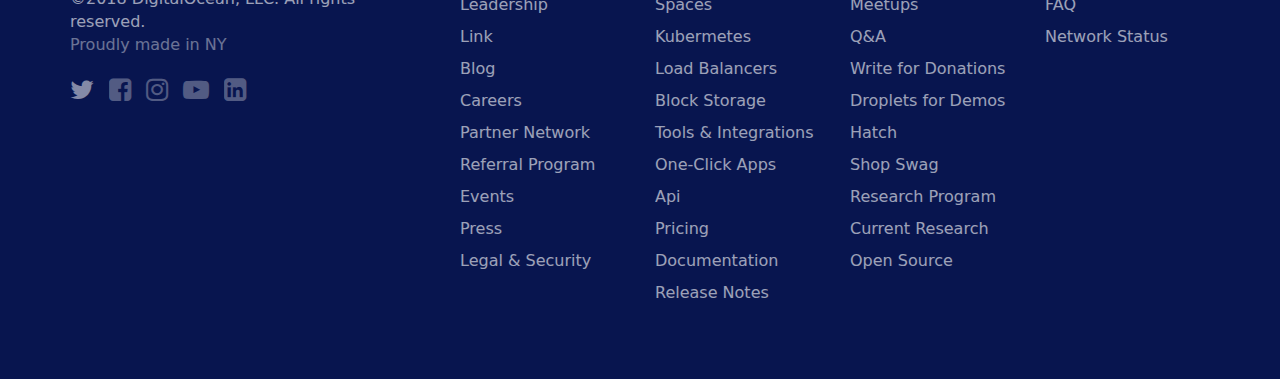
<file: index-old.html>
<!DOCTYPE html>
<html lang="en">
<head>
  <meta charset="UTF-8">
  <meta name="viewport" content="width=device-width, initial-scale=1.0">
  <meta http-equiv="X-UA-Compatible" content="ie=edge">
  <link rel="stylesheet" href="https://stackpath.bootstrapcdn.com/bootstrap/3.4.1/css/bootstrap.min.css" integrity="sha384-HSMxcRTRxnN+Bdg0JdbxYKrThecOKuH5zCYotlSAcp1+c8xmyTe9GYg1l9a69psu" crossorigin="anonymous">
  <link rel="stylesheet" href="https://cdnjs.cloudflare.com/ajax/libs/font-awesome/4.7.0/css/font-awesome.min.css">
  <link rel="stylesheet" href="css/style-old.css">
  <script src="https://code.jquery.com/jquery-2.2.4.min.js" integrity="sha256-BbhdlvQf/xTY9gja0Dq3HiwQF8LaCRTXxZKRutelT44="   crossorigin="anonymous"></script>
  <script src="https://maxcdn.bootstrapcdn.com/bootstrap/3.3.7/js/bootstrap.min.js" integrity="sha384-Tc5IQib027qvyjSMfHjOMaLkfuWVxZxUPnCJA7l2mCWNIpG9mGCD8wGNIcPD7Txa" crossorigin="anonymous"></script>
  <title>Document</title>
  <meta name="description" content="Esercizio lunghetto con Bootstrap">
</head>
<body>
  <div class="container">
    <!-- Static navbar -->
    <nav class="navbar navbar-default">
      <div class="navbar-header">
        <button type="button" class="navbar-toggle collapsed" data-toggle="collapse" data-target="#navbar" aria-expanded="false" aria-controls="navbar">
          <span class="sr-only">Toggle navigation</span>
          <span class="icon-bar"></span>
          <span class="icon-bar"></span>
          <span class="icon-bar"></span>
        </button>
        <a class="navbar-brand" href="#"><img class="logo" src="img/logo.png" alt=""></a>
      </div>
      <div id="navbar" class="navbar-collapse collapse">
        <ul class="nav navbar-nav">
          <li class="dropdown">
            <a href="#" class="dropdown-toggle" data-toggle="dropdown" role="button" aria-haspopup="true" aria-expanded="false">Products <span class="caret"></span></a>
            <ul class="dropdown-menu">
              <li><a href="#">Compute</a></li>
              <li><a href="#">Managed Databases</a></li>
              <li><a href="#">Developer Tools</a></li>
              <li><a href="#">Storage</a></li>
              <li><a href="#">Networking</a></li>
              <li role="separator" class="divider"></li>
              <li class="dropdown-header">Featured Products</li>
              <li><a href="#">Droplets</a></li>
              <li><a href="#">Kubernets</a></li>
              <li><a href="#">App Platform</a></li>
              <li><a href="#">Databases</a></li>
              <li><a href="#">Spaces</a></li>
            </ul>
          </li>
          <li><a href="#">Customers</a></li>
          <li class="dropdown">
            <a href="#" class="dropdown-toggle" data-toggle="dropdown" role="button" aria-haspopup="true" aria-expanded="false">Community <span class="caret"></span></a>
            <ul class="dropdown-menu">
              <li><a href="#">Overview</a></li>
              <li><a href="#">Tutorials</a></li>
              <li><a href="#">Questions and answers</a></li>
              <li role="separator" class="divider"></li>
              <li class="dropdown-header">Get involved</li>
              <li><a href="#">Write for donations</a></li>
              <li><a href="#">Meetups</a></li>
              <li><a href="#">Hacktoberfest</a></li>
            </ul>
          </li>
          <li><a href="#">Pricing</a></li>
        </ul>
        <ul class="nav navbar-nav navbar-right">
          <li ><a href="../navbar-fixed-top/">Docs</a></li>
          <li class="dropdown">
            <a href="#" class="dropdown-toggle" data-toggle="dropdown" role="button" aria-haspopup="true" aria-expanded="false">Support <span class="caret"></span></a>
            <ul class="dropdown-menu">
              <li><a href="#">Help Center</a></li>
              <li><a href="#">Contact sales</a></li>
              <li><a href="#">Report Abuse</a></li>
            </ul>
          </li>
          <li><a href="../navbar-fixed-top/">Login</a></li>
          <li><p class="navbar-btn"><a href="../navbar-fixed-top/" class="btn btn-default blue">Sign up</a></li>
          </ul>
        </div><!--/.nav-collapse -->
        <!--/.container-fluid -->
      </nav>
    </div>
    <!-- Main component for a primary marketing message or call to action -->
    <div class="jumbotron">
      <div class="container ">
        <div class="row">
          <div class="col-xs-12 col-sm-6">
            <div class="titolo white">
              <h1>The simplest cloud platform for developers & teams</h1>
              <p>Deploy,manage, and scale cloud applications faster and more efficiently on DigitalOcean. We make managing infrastructure easy for teams and businesses, whetever you're running one virtual machine or ten thousand.</p>
            </div>
          </div>
          <div class="col-xs-12 col-sm-6">
            <div class="my-form">
              <form class="form ">
                <div class="form-title text-center">
                  <h2>Deploy your app in seconds.</h2>
                  <h2>Get Started now.</h2>
                </div>
                <div class="form-group">
                  <input type="email" class="form-control" id="email" placeholder="Email">
                </div>
                <div class="form-group">
                  <input type="password" class="form-control" id="password" placeholder="Password">
                </div>
                <button type="submit" class="btn btn-block white bg-lightblue ">Create your account</button>
                <button type="submit" class="btn btn-block btn-default bg-google "> Sign up with google</button>
                <div class="form-title text-center">
                  <h5>By signing up you agree to the <a class="blue" href="#">Terms of Service</a>.</h5>
                </div>
              </form>
            </div>
          </div>
        </div>
      </div>
    </div>
    <!-- /container -->
    <div class="immagini">
      <div class="container  text-center">
        <span class="text-uppercase font-weight-bold">Innovative Business Trust DigitalOcean</span>
        <div class="row loghi">
          <img src="img/docker.png"  alt="">
          <img src="img/gitlob.png"  alt="">
          <img src="img/slack.png"  alt="">
          <img src="img/hashicorp.png" alt="">
          <img src="img/hashicorp.png" alt="">
          <img src="img/splunk.webp" alt="">
        </div>
        <a class="blue" href="#">View customer stories ></a>
      </div>
    </div>
    <!-- riga deploy -->
    <div class="container deploy ">
      <div class="row">
        <div class="col-xs-12  text-center">
          <h2 class="main-text">Deploy and scale seamlessly</h2>
          <p class="sub-text">Our optimized process saves your team time when running and scaling distributed applications, AI & machine learning workloads, hosted services, client websites, or CI/CD environments.</p>
        </div>
      </div>
      <div class="row">
        <div class="col-xs-12 col-sm-2 col-sm-offset-1">
          <ul>
            <li><a href="#">Deploy</a></li>
            <li><a href="#">Manage</a></li>
            <li><a href="#">Secure</a></li>
            <li><a href="#">Scale</a></li>
            <li><a href="#">Monitor</a></li>
          </ul>
        </div>
        <div class="col-xs-12 col-sm-8 col-sm-offset-1">
          <div class="row">
            <div class="col-xs-12 col-sm-6">
              <img src="img/ruota.svg" alt="">
              <h3>Cluster deployments</h3>
              <p class="par-text">Provision multiple Droplets(virtual machines) in seconds with our control panel,CLI, or directly against out API.</p>
            </div>
            <div class="col-xs-12 col-sm-6">
              <img src="img/gocciacubo.svg" alt="">
              <h3>Optimized compute types</h3>
              <p class="par-text">Get the compute resources you need with Standard or Optimized Droplets.</p>
            </div>
          </div>
          <div class="row bis">
            <div class="col-xs-12 col-sm-6">
              <img src="img/pesciolino.svg" alt="">
              <h3>One-click apps</h3>
              <p class="par-text">Skip the install and configuration process with the pre-built open source image supporting Rails,Cassandra,Docker, and more.</p>
            </div>
            <div class="col-xs-12 col-sm-6">
              <img src="img/piufolder.svg" alt="">
              <h3>Global availability</h3>
              <p class="par-text">Deploy to any of our data center regions around the world.</p>
            </div>
          </div>
        </div>
      </div>
    </div>
    <!-- fine sezione deploy -->
    <div class="carousel-up">
      <div class="container carousel-up text-center">
        <div class="row">
          <div class="col-xs-12">
            <h2 class="main-text">Designed for developers</h2>
            <p class="sub-text">Build more and spend less time managing your infrastructure with our easy-to-use control panel and API.</p>
            <span class="sx hidden-xs"><i class="fa fa-angle-left" aria-hidden="true"></i></span>
            <img class="fake-carousel" src="img/droplets.jpg" alt="">
            <span class="dx hidden-xs"><i class="fa fa-angle-right" aria-hidden="true"></i></span>
            <h5>Create compute servers in 55 seconds or less.</h5>
            <ul class="cerchietti blue">
              <li><span class="icon circle"></span></li>
              <li><span class="icon circle"></span> </li>
              <li><span class="icon circle"></span></li>
              <li><span class="icon circle"></span></li>
            </ul>
          </div>
        </div>
      </div>
    </div>
    <!-- passo alla sezione the features -->
    <div class="container features">
      <h3 class="main-text text-center">The features your business needs</h3>
      <div class="row">
        <div class="col-sm-4 col-xs-12">
          <img src="img/piucheck.svg" alt="">
          <h3>Predictable pricing</h3>
          <p class="par-text">Leave complex pricing structures behind.Always know what you'll pay per month with a flat, industry-leading pricing structure.</p>
          <a class="blue" href="#">Pricing > </a>
        </div>
        <div class="col-sm-4 col-xs-12">
          <img src="img/ipod.svg" alt="">
          <h3>World-class service</h3>
          <p class="par-text">Free round-the-clock technical support for all customers.You'll feel the love.</p>
          <a class="blue" href="#">Support > </a>
        </div>
        <div class="col-sm-4 col-xs-12">
          <img src="img/shield.svg" alt="">
          <h3>Predictable pricing</h3>
          <p class="par-text">More than 100,000 developer teams worldwide trust DigitalOcean to support their business with a 99.99% uptime SLA for all services.</p>
          <a class="blue" href="#">Security > </i></a>
        </div>
      </div>
    </div>
    <!-- chiudo container features -->
    <!-- passo al contenitore blu gradiente tabellato -->
      <div class="row gradient">
        <h3 class="white text-center">Service your customers around the world from 12 regions.</h3>
        <div class="container">
          <div class="row">
            <div class="col-md-6 col-xs-12">
              <div class="test-speed ">
                <div class="col-xs-2">
                  <span class="white">AMS2</span>
                </div>
                <div class="col-xs-6 text-left">
                  <span class="white city">Amsterdam, Netherlands</span>
                </div>
                <div class="col-xs-4 text-right">
                  <a href="#">Test speed > </a>
                </div>
              </div>
              <div class="test-speed ">
                <div class="col-xs-2">
                  <span class="white">AMS3</span>
                </div>
                <div class="col-xs-6">
                  <span class="white city">Amsterdam, Netherlands</span>
                </div>
                <div class="col-xs-4 text-right">
                  <a href="#">Test speed > </a>
                </div>
              </div>
              <div class="test-speed ">
                <div class="col-xs-2">
                  <span class="white">BLR1</span>
                </div>
                <div class="col-xs-6 ">
                  <span class="white city">Bangalore, India</span>
                </div>
                <div class="col-xs-4 text-right">
                  <a href="#">Test speed > </a>
                </div>
              </div>
              <div class="test-speed ">
                <div class="col-xs-2">
                  <span class="white">FRA1</span>
                </div>
                <div class="col-xs-6 ">
                  <span class="white city">Frankfurt, German</span>
                </div>
                <div class="col-xs-4 text-right">
                  <a href="#">Test speed > </a>
                </div>
              </div>
              <div class="test-speed ">
                <div class="col-xs-2">
                  <span class="white">LON1</span>
                </div>
                <div class="col-xs-6">
                  <span class="white city">London, UK</span>
                </div>
                <div class="col-xs-4 text-right">
                  <a href="#">Test speed > </a>
                </div>
              </div>
              <div class="test-speed ">
                <div class="col-xs-2">
                  <span class="white">NYC1</span>
                </div>
                <div class="col-xs-6 ">
                  <span class="white city">New York, USA</span>
                </div>
                <div class="col-xs-4 text-right">
                  <a href="#">Test speed > </a>
                </div>
              </div>
            </div>
            <div class="col-md-6 col-xs-12 bis">
              <div class="test-speed ">
                <div class="col-xs-2">
                  <span class="white">AMS2</span>
                </div>
                <div class="col-xs-6 ">
                  <span class="white city">Amsterdam, Netherlands</span>
                </div>
                <div class="col-xs-4 text-right">
                  <a href="#">Test speed > </a>
                </div>
              </div>
              <div class="test-speed ">
                <div class="col-xs-2">
                  <span class="white">AMS3</span>
                </div>
                <div class="col-xs-6 ">
                  <span class="white city">Amsterdam, Netherlands</span>
                </div>
                <div class="col-xs-4 text-right">
                  <a href="#">Test speed > </a>
                </div>
              </div>
              <div class="test-speed ">
                <div class="col-xs-2">
                  <span class="white">BLR1</span>
                </div>
                <div class="col-xs-6 ">
                  <span class="white city">Bangalore, India</span>
                </div>
                <div class="col-xs-4 text-right">
                  <a href="#">Test speed > </a>
                </div>
              </div>
              <div class="test-speed ">
                <div class="col-xs-2">
                  <span class="white">FRA1</span>
                </div>
                <div class="col-xs-6">
                  <span class="white city">Frankfurt, German</span>
                </div>
                <div class="col-xs-4 text-right">
                  <a href="#">Test speed > </a>
                </div>
              </div>
              <div class="test-speed ">
                <div class="col-xs-2">
                  <span class="white">LON1</span>
                </div>
                <div class="col-xs-6">
                  <span class="white city">London, UK</span>
                </div>
                <div class="col-xs-4 text-right">
                  <a href="#">Test speed > </a>
                </div>
              </div>
              <div class="test-speed ">
                <div class="col-xs-2">
                  <span class="white">NYC1</span>
                </div>
                <div class="col-xs-6 ">
                  <span class="white city">New York, USA</span>
                </div>
                <div class="col-xs-4 text-right">
                  <a href="#">Test speed > </a>
                </div>
              </div>
            </div>
          </div>
        </div>
      </div>
    <!-- terminata sezione speed test -->
    <!-- inizio secondo carousel -->
    <div class="carousel-down">
      <div class="container  text-center">
        <div class="row">
          <div class="col-xs-12">
            <h2 class="main-text">Development teams love DigitalOcean</h2>
            <span class="sx hidden-xs"><i class="fa fa-angle-left" aria-hidden="true"></i></span>
            <div class="carousel-content ">
              <img class="fake-carousel " src="img/rockerbox.png"  alt="">
              <p class="sub-text">"We have been able to make scaling the technical insfrastructure of our business cost effective and efficient."</p>
              <h5>Rick O' Toole</h5>
              <h6>Co-founder and CTO</h6>
              <a class="blue" href="#">Read story ></a>
            </div>
            <span class="dx hidden-xs"><i class="fa fa-angle-right" aria-hidden="true"></i></span>
            <ul class="cerchietti blue">
              <li><span class="icon circle"></span></li>
              <li><span class="icon circle"></span> </li>
              <li><span class="icon circle"></span></li>
            </ul>
          </div>
        </div>
      </div>
    </div>
    <!-- fine secondo carousel -->
    <!-- row get-started -->
    <div class="text-center container-fluid get-started">
      <h3 class="white">Get Started now.</h3>
      <a href="#"><button type="button" class="btn btn-light blue">Create your account</button></a>
    </div>
    <!-- row get-started -->
    <div class="footer white">
      <div class="container">
        <div class="row">
          <div class="col-md-4 col-xs-12">
            <img class="iconasito" src="img/iconaocean.png" alt="">
            <p>&copy;2018 DigitalOcean, LLC. All rights reserved.</p>
            <span class="proud">Proudly made in NY</span>
            <ul class="iconesocial">
              <li><i class="fa fa-twitter" aria-hidden="true"></i></li>
              <li><i class="fa fa-facebook-square" aria-hidden="true"></i></li>
              <li><i class="fa fa-instagram" aria-hidden="true"></i></li>
              <li><i class="fa fa-youtube-play" aria-hidden="true"></i></li>
              <li><i class="fa fa-linkedin-square" aria-hidden="true"></i></li>
            </ul>
          </div>
          <div class="col-md-2 col-xs-12 col-sm-6">
            <ul>
              <li>Company</li>
              <li>About</li>
              <li>Leadership</li>
              <li>Link</li>
              <li>Blog</li>
              <li>Careers</li>
              <li>Partner Network</li>
              <li>Referral Program</li>
              <li>Events</li>
              <li>Press</li>
              <li>Legal & Security</li>
            </ul>
          </div>
          <div class="col-md-2 col-xs-12 col-sm-6">
            <ul>
              <li>Products</li>
              <li>Droplets</li>
              <li>Spaces</li>
              <li>Kubermetes</li>
              <li>Load Balancers</li>
              <li>Block Storage</li>
              <li>Tools & Integrations</li>
              <li>One-Click Apps</li>
              <li>Api</li>
              <li>Pricing</li>
              <li>Documentation</li>
              <li>Release Notes</li>
            </ul>
          </div>
          <div class="col-md-2 col-xs-12 col-sm-6">
            <ul>
              <li>Community</li>
              <li>Tutorials</li>
              <li>Meetups</li>
              <li>Q&A</li>
              <li>Write for Donations</li>
              <li>Droplets for Demos</li>
              <li>Hatch</li>
              <li>Shop Swag</li>
              <li>Research Program</li>
              <li>Current Research</li>
              <li>Open Source</li>
            </ul>
          </div>
          <div class="col-md-2 col-xs-12 col-sm-6">
            <ul>
              <li>Support</li>
              <li>Contact support</li>
              <li>FAQ</li>
              <li>Network Status</li>
            </ul>
          </div>
        </div>
      </div>
      <!-- Qui sotto nel footer a cui ho dato relative
      creo due popover in absolute,uno visile da mobile l'altro altrove -->
      <div class="popover-left visible-xs visible-sm">
        <div class="shark">
          <img src="img/shark.png" class="img-rounded" alt="">
          <span>2</span>
        </div>
        <div class="bubble">
          Can I help you answer any question you have about DigitalOcean?
        </div>
      </div>
      <div class="popover-right visible-md visible-lg">
        <div class="bubble">
          Can I help you answer any question you have about DigitalOcean?
        </div>
        <div class="shark">
          <img src="img/shark.png" class="img-rounded" alt="">
          <span>2</span>
        </div>
      </div>
    </div>
  </body>
  </html>
</file>
<file: css/style.css>
/* body fontfamily */
body{ font-family: Sailec-Regular,"system-ui",-apple-system,BlinkMacSystemFont,Segoe UI,Roboto,Helvetica Neue,Helvetica,Arial,"sans-serif";
font-size:16px;
}
/* inizio classi utility */

/* font-style per h-titoli ,2 carousel,deploy e features  */
.main-text{font-size:40px;
 color:#000043;
}
/* font-style per sottotitoli deploy e 2 carousel */
.sub-text{font-size:26px;
 color:#455780;
}
/* font-style paragrafi deploy e features */
.par-text{font-size:18px;
color:#455780;
}
/* classi colore */
.blue{
  color: #3A7FFF;
  font-weight: 600;
}
.white{
  color:#fff;
}
/* stile liste */
 ul{list-style: none;
 padding:0;}

/* classi padding */
.p50-top{padding-top:50px;}
.p50-bottom{padding-bottom:50px;}

/* fine classi utility */

/* nav(ho lavorato su quella di bootstrap,nel bonus l'ho costruita da me) */

.navbar{
  margin-bottom:0px;
  padding-top:5px;
  padding-bottom:5px;
}
.navbar-default {
  background-color: transparent;
  border-color: transparent;
}
.navbar-brand {padding: 12px 5px;}

.navbar-brand > .logo{
  width:160px;
  margin-right: 55px;
}
.navbar-default .navbar-toggle {
  margin-right:0;
  border-color: transparent;
}
.navbar-default .navbar-toggle .icon-bar {
  background-color: #3A7FFF;
  width: 19px;
  height: 3px;}
.navbar-default .navbar-nav > li > a{
  color:#000043;
  padding-left:10px;
  padding-right:10px;
  }
.nav .btn-default {
  border-color: #3A7FFF;
}
/* jumbotron */

.jumbotron{
  background-image: url("../img/sfondo-pesci.svg");
  background-size:cover;
  background-repeat: no-repeat;
  margin-bottom:0px;
  background-position: 50% 80%;
  }
.jumbotron .titolo h1{
  font-size: 45px;
  }
.jumbotron .titolo p{
  font-weight:400;
  opacity:0.7;
}

.jumbotron .my-form{
  border-radius:5px;
  background-color:#fff;
  padding:20px 20px;
}
.jumbotron .my-form h2{font-weight: 600;
}
.jumbotron .my-form h2:nth-child(2){color:blue;}
.jumbotron .my-form h5{
  padding-top: 5px;
}

.jumbotron .my-form h5 a{
  text-decoration:underline;
}

.my-form button{font-weight: bold;}
.my-form button.bg-lightblue{
  background-color: #5492FF;
  border-color:#5492FF;
}
.my-form button.bg-lightblue:hover{
  color:#fff;
  background-color:#2a8cff;
}
.my-form button.bg-google{
  position:relative;
  border:0;
  box-shadow:1px 1px 2px 1px #eee;
}

.my-form button.bg-google:before
{
  content:" ";
  display:block;
  background-image: url("../img/google.png");
  width:20px;
  height:20px;
  background-size: cover;
  position:absolute;
}

/* immagini */
.immagini{
  padding-top:35px;
  padding-bottom: 35px;
}
.immagini span{
  color:#687596;
  font-size:17px;
}
.immagini .loghi{
  margin-top:20px;
}
.immagini .loghi img{
  width:40%;
  height:auto;
  margin:40px 20px;
}

/* deploy */

.deploy ul{
  margin-bottom:20px;
}

.deploy ul li{
  line-height:3;
}
.deploy ul li a{
  padding:20px 15px;
  border-left: 2px solid #ccc;
  text-decoration: none;
  font-size: 20px;
  color:#455780;
}

.deploy ul li a:hover {
  border-color:blue;
  color:blue;
  font-weight: 400;
}
.deploy p.sub-text{
  padding-bottom:50px;
  padding-top:8px;
}
/* .carousel-up e down (costruiti qui solo a livello visivo,
 quelli della versione bonus hanno struttura da veri carousel
 pensata per il cambio immagine) */

.carousel-up,.carousel-down,.immagini{
  background-color: #f1f3f8;
}

.carousel-up p {
  padding-bottom:140px;
  padding-top:20px;
}
.carousel-up img{
  width:80%;
  height:auto;
  margin:0 20px;
}
.carousel-up ul.cerchietti,.carousel-down ul.cerchietti{
  padding-top:50px;
}

.carousel-up h5{
  font-size: 18px;
  padding-top:10px;
  padding-bottom: 30px;
}

.carousel-content{
  display:inline-block;
  vertical-align: middle;
  padding:40px 10px;
  width:80%;
  background-color: #fff;
  margin:0 20px;
}
.carousel-down h2{
  padding-bottom: 70px;
}
.carousel-down h5{
  font-size: 22px;
  font-weight: 600;
}
.carousel-down h6{
  font-size: 18px;
  padding-bottom: 30px;
}
.carousel-content img{
  width:100%;
  height:auto;
}
.carousel-content p{
  padding: 20px 0;
}
ul.cerchietti li, ul.iconesocial li{
  display:inline-block;
}
.fa-angle-right,.fa-angle-left{
  opacity:0.1;
  font-size:80px;
  font-weight: 900;}

/* Per le animazioni delle arrow dei carousel */
.fa-angle-right{color:#1d2555;
}
.fa-angle-left{color:#6a7492;
}
.sx:hover .fa-angle-left,
.dx:hover .fa-angle-right{
  opacity:1;}

/* Per le animazioni dei cerchietti(fatte sostituendo
icona cerchio pieno e cerchio vuoto di fontawesome) */

.circle::before{font-family: FontAwesome ; font-weight: 900; content: "\f1db ";}
ul.cerchietti li:hover  .circle::before {font-family: FontAwesome ; font-weight: 900; content: "\f111 ";
}

.features img{
  margin-top:20px;}
/* regions e get-started */
/* sezione regions fatta con ul nel bonus */

.get-started h3{
  font-size:40px;
}
.get-started .btn{
  margin-top: 15px;
  font-weight: 900;
  max-width:100%;
}
.regions,.get-started{
  background: linear-gradient(to right, rgba(32,0,156,1) 0%,rgba(33,9,177,1) 50%,rgba(32,0,156,1) 100%);;
}

.regions h3{
  font-weight:500;
  padding-bottom:5px;
  font-size: 35px;
}
.test-speed{
  width:100%;
  min-height:40px;
  border-bottom:1px solid #fff;
  padding:10px 0;
  font-size: 0.8em;
}
.test-speed:last-child{
  border-bottom:none;}

.test-speed .city{opacity:0.6;}

.test-speed a{
  color:#00D0D4;
}
.regions .bis{
  margin-top:20px;
}

/* footer */
.footer{
  background-color: #08154f;
}

.footer .iconasito{
  width:50px;
  opacity:0.7;
  height:auto;
  margin-bottom:15px;
}
 .footer ul
{
  margin-bottom:20px;
}
.footer ul li{
  line-height: 2;
  opacity:0.6;
}
.footer ul li:first-child{
  font-size: 17px;
  font-weight:600;
    opacity:1;
}
.footer .iconesocial i{
  margin-top:20px;
  font-size: 26px;
  padding-right: 10px;
  opacity:0.5;
}

.footer p{
  margin-bottom:0;
  opacity:0.6;
}
.footer span.proud{
  opacity:0.4;
}
/* codice per fake popovers in fondo al footer */
.bubble {
  display:none;
  position:absolute;
  background: #fff;
  color: #000;
  font-size: 15px;
  font-weight: 600;
  line-height: 1.2;
  text-align: left;
  width: 310px;
  border-radius: 6px;
  padding-top:10px;
  padding-bottom:10px;
  padding-left:8px;
  margin-top:20px;
}
/* Per creare triangolino */
.bubble:after {
  display:none;
  content: '';
  position: absolute;
  width: 0;
  z-index: 1;
  border-style: solid;
  border-width: 8px 8px 8px 8px;
  border-color: transparent transparent transparent #fff;
  bottom: 20%;
  right: -15px;
  margin-top: -9px;
}
.shark img{
  width: 70px;
  height:auto;
  background-color: #2553FF;
}
/* per creare il counter notifiche sullo squalo */
.shark span {
  position:relative;
  bottom:25px;
  right:25px;
  display:inline-block;
  text-align: center;
  padding:6px;
  line-height: 0.5;
  background-color:red;
  border-radius: 50%;
  border:3px solid #fff;
}
/* il popover left sarà da mobile,right da tablet in su */
.popover-left{
  position:fixed;
  bottom:100px;
  left:40px;}

.wrapper-chat{
  position:relative;
}

.popover-left:hover
.bubble:after,.popover-left:hover .bubble{
    display:block;
}

/* Tablets */
@media  screen and (min-width : 768px) {
.jumbotron .my-form h5{font-size:15px;
  line-height: 140%;}
.immagini .loghi img{
  width:14%;
  margin:40px 5px;
}
.immagini span{
font-size:22px;
}
.deploy .bis{
  margin-top:40px;
}
.carousel-up img,.carousel-content,.carousel-content img{
  width:75%;}

.carousel-content p{
  font-size:40px;
}
.test-speed{
  font-size: 0.9em;
}
}

/*  media query speciale laddove si rompe la  nav di bootstrap3 */

@media (min-width: 768px) and (max-width: 991px) {
.navbar-collapse.collapse {
  display: none !important;
}
.navbar-collapse.collapse.in {
  display: block !important;
}
.navbar-header .collapse, .navbar-toggle {
  display:block !important;
}
.navbar-header {
  float:none;
}
.container{
  width:100%;
}
}
/* Medium Devices, Desktops */
@media screen and (min-width : 992px) {
.jumbotron .titolo h1 {
  font-size: 58px;
}
.jumbotron .titolo p{
  font-size: 22px;
  }
.jumbotron .my-form{
  padding:15px 20px;}

.immagini .loghi img{
  width:15%;
}

.carousel-content{
  padding:90px 2px;
}
.carousel-content img{
  width:50%;}

.regions .bis{
  margin-top:0;
}
.carousel-up p{
  font-size: 25px;
  font-weight: 300;
  padding-bottom:55px;
}

.carousel-up h5{
  padding-bottom: 0px;
}
.carousel-up ul.cerchietti{
  padding-top:0px;
}
.navbar-right{padding-right: 8px;}

/* popover fatto sfruttando display block/none */

.popover-right{
  position:fixed;
  bottom:30px;
  right:20px;
}

.bubble{
  margin-top: 0;
  vertical-align:middle;
  right:120px;
}
.popover-right:hover .bubble:after { display:block;
}
.shark,.popover-right:hover .bubble{
  display:inline-block;
}

}
/* Nota1 riga 124:se avessi messo un height all'img in before minore del prodotto font-size per line-height(naturale del bottone)
avrei dovuto dare line-height in px al button pari all'height del before per centrare img google in verticale
Questo perché il bottone è costruito col padding a partire dal contenuto.*/
/* Nota2 riga142:non c'è vertical align alle immagini perché è di base in Bootstrap */
</file>
<file: css/style-bonus.css>
/* CODICE NAVBAR */

.navbar ul li{
  display:inline-block;
}
.navbar ul{
  list-style: none;
  padding:0;
}
img.logo{width:100px;
height:auto;}
#myCarousel img{
  margin:0 auto;
  height:350px;
  width:auto;
}
.hamburger-menu{float:right;}
.navbar .col-md-6:nth-child(2) ul{float:right;}
.navbar .col-md-6:nth-child(2) ul li{
text-align: right;}
.carousel-control.left,.carousel-control.right {
  background-image: linear-gradient(to right,rgba(255,255,255,0.001) 0%,rgba(255,255,255,0.001) 0%);
}
.carousel-indicators li {
  background-color: white;
  border: 1px solid blue;}
.carousel-indicators li.active
{
  background-color: blue;
}
.carousel-control{
  text-shadow: 0 1px 5px rgba(0,0,0,0.9);
}
.carousel-control:hover{
  color:blue;
}
.gradient ul{
  list-style: none;
  padding:0;
}
.gradient ul:after{
  display: table;
  clear:both;
  content:"";
}
.gradient ul li{
  float:left;
}
.gradient ul li:first-child{
  width:20%;
}
.gradient ul li:nth-child(2){
  width:50%;
}
.gradient ul li:nth-child(3){
  width:30%;
  text-align: right;
}
.gradient ul li {
border-bottom: 1px solid black;
}
.gradient ul:last-child li {
border-bottom:none;}
.gradient .lista-sx{
  margin-bottom: 20px;
}

.tabella ul{
  list-style: none;
}
.tabella ul li ul{
  padding:0;
}
.tabella .row>ul>li{
width:100%;
}
.tabella ul li ul:after{
  clear:both;
  display: table;
  content:"";
}
.tabella ul li ul li:first-child{
  width:20%;
}
.tabella ul li ul li:nth-child(2){
  width:50%;
}
.tabella ul li ul li:nth-child(3){
  width:30%;
  text-align: right;
}
.tabella ul li ul li{
  float:left;
}
.tabella .row>ul>li{border-bottom:1px solid black;}
.tabella .row>ul li:last-child {border-bottom: none;}


/* nuova parte con flexbox */
/* nav flexbox */
.navflex{
  height:200px;
  display:flex;
  flex-direction:row;
  align-items: center;
  justify-content:space-around;
  border:4px solid green;
}
.navflex ul li{
  border:1px solid red;
  display:none;
}
.navflex ul{
  height:100px;
  list-style:none;
  padding:0;
}
.ul-left ,.ul-right {
  align-items:center;
  display:flex;
  flex-direction:row;
  border:1px solid black;
}

.navflex ul{
  margin-bottom:0;
display:none;
}
.navflex .logo img{
  width:70%;
}

.navflex ul{display:none;}
.navflex ul li{
  display:none;
}
.navflex .amburger,.navflex .logo {
  flex-grow: 1;
  flex-shrink: 1;
  flex-basis: 100px;
}
.navflex .amburger{
  text-align: right;
  height:50px;
  line-height: 50px;
  padding-right: 20px;
  border:1px solid red;
}
/* inizio jumbotron flex */
.jambotron
{
  padding-top:50px;
  padding-bottom: 50px;
  display:flex;
  flex-wrap: wrap;
  justify-content:space-around;
  align-items: center;
}

.form{
  width:40%;
  text-align: center;
}
input{
  width:90%;
}

/* inizio sezione deploy */

.deployflex{
  display:flex;
  flex-wrap: wrap;
  flex-direction: column;
  border:4px solid green;
}

.deployflex .titolo{
  width:100%;
}

/* fine sezione deploy */

@media screen and (min-width: 768px) {
/* media nav flexbox */

  .navflex{
    justify-content: space-between;
  }
.navflex ul{display:block;}
.navflex ul li{
  display:block;
}
.navflex ul,.navflex .logo {
  flex-grow: 1;
  flex-shrink: 1;
  flex-basis: 100px;
}
.amburger{
  display:none;
}
.navflex .logo{
  flex-shrink:2;
}
.navflex .ul-left{
  display:flex;
  justify-content: center;
  flex-grow:3;
}
.navflex .ul-right{
  display:flex;
  justify-content: flex-end;
  flex-shrink:3;
}
.navflex .ul-left li {
  flex-basis: 70px;
}
.navflex .ul-right li {
  flex-basis: 30px;
}
/* media nav flexbox fine */
/* media deploy */

.deployflex {

  flex-direction: row;
}
.sezioni{width:80%;
display:flex;
flex-wrap: wrap;}
.lista{width:20%;}

.sezioni div{
  width:50%;
}
.cluster{order:1;}
.optimized{
  order:3;
}
.oneclick{order:2;}
.global{
  order:4;
}
}
/* nota:credo(!) di aver capito come lavorano shrink e grow */
</file>
<file: css/style-old.css>
/* Regole css generali */
body{ font-family: Sailec-Regular,"system-ui",-apple-system,BlinkMacSystemFont,Segoe UI,Roboto,Helvetica Neue,Helvetica,Arial,"sans-serif";
font-size:16px;
}
/* font-style per h-titoli ,2 carousel,deploy e features  */
.main-text{font-size:40px;
 color:#000043;
}
/* font-style per sottotitoli deploy e 2 carousel */
.sub-text{font-size:26px;
 color:#455780;
}
/* font-style paragrafi deploy e features */
.par-text{font-size:18px;
color:#455780;
}
/* classi colore */
.blue{
  color: #3A7FFF;
  font-weight: 600;
}
.white{
  color:#fff;
}
/* stile liste */
 ul{list-style: none;
 padding:0;}

/* nav */

.navbar{
  margin-bottom:0px;
  padding-top:5px;
  padding-bottom:5px;
}
.navbar-default {
  background-color: transparent;
  border-color: transparent;
}
.navbar-brand {padding: 12px 5px;}

.navbar-brand > .logo{
  width:160px;
  margin-right: 55px;
}
.navbar-default .navbar-toggle {
  margin-right:0;
  border-color: transparent;
}
.navbar-default .navbar-toggle .icon-bar {
  background-color: #3A7FFF;
  width: 19px;
  height: 3px;}
.navbar-default .navbar-nav > li > a{
  color:#000043;
  padding-left:10px;
  padding-right:10px;
  }
.nav .btn-default {
  border-color: #3A7FFF;
}
/* jumbotron */

.jumbotron{
  padding-top:40px;
  background-image: url("../img/sfondo-pesci.svg");
  background-size:cover;
  background-repeat: no-repeat;
  margin-bottom:0px;
  background-position: 50% 80%;
  }
.jumbotron .titolo h1{
  font-size: 45px;
  }
.jumbotron .titolo p{
  font-weight:400;
  opacity:0.7;
}

.jumbotron .my-form{
  border-radius:5px;
  background-color:#fff;
  padding:30px 20px;
}
.jumbotron .my-form h2{font-weight: 600;
}
.jumbotron .my-form h2:nth-child(2){color:blue;}
.jumbotron .my-form h5{
  padding-top: 5px;
}

.jumbotron .my-form h5 a{
  text-decoration:underline;
}

.my-form button{font-weight: bold;}
.my-form button.bg-lightblue{
  background-color: #5492FF;
  border-color:#5492FF;
}
.my-form button.bg-lightblue:hover{
  color:#fff;
  background-color:#2a8cff;
}
.my-form button.bg-google{
  position:relative;
  border:0;
  box-shadow:1px 1px 2px 1px #eee;
}

.my-form button.bg-google:before
{
  content:" ";
  display:block;
  background-image: url("../img/google.png");
  width:20px;
  height:20px;
  background-size: cover;
  position:absolute;
}

/* immagini */

.immagini{
  padding-top:35px;
  padding-bottom:35px;
}
.immagini span{
  color:#687596;
  font-size:17px;
}
.immagini .loghi{
  margin-top:20px;
}
.immagini .loghi img{
  vertical-align:middle;
  width:40%;
  height:auto;
  margin:40px 20px;
}

/* deploy */
.deploy{
  padding-top:45px;
  padding-bottom: 45px;
}

.deploy ul{
  margin-bottom:20px;
}

.deploy ul li{
  line-height:3;
}
.deploy ul li a{
  padding:20px 15px;
  border-left: 2px solid #ccc;
  text-decoration: none;
  font-size: 20px;
  color:#455780;
}

.deploy ul li a:hover {
  border-color:blue;
  color:blue;
  font-weight: 400;
}
.deploy p.sub-text{
  padding-bottom:50px;
  padding-top:8px;
}

/* .carousel-up e down */
.carousel-up,.carousel-down,.immagini{
  background-color: #f1f3f8;
}
.carousel-up{
  padding-top:50px;
}
.carousel-up p {
  padding-bottom:140px;
  padding-top:20px;
}
.carousel-up img{
  width:80%;
  height:auto;
  margin:0 20px;
}
.carousel-up ul.cerchietti,.carousel-down ul.cerchietti{
  padding-bottom:50px;
  padding-top:50px;
}

.carousel-up h5{
  font-size: 18px;
  padding-top:10px;
  padding-bottom: 30px;
}

.carousel-content{
  display:inline-block;
  vertical-align: middle;
  padding:40px 10px;
  width:80%;
  background-color: #fff;
  margin:0 20px;
}
.carousel-down h2{
  padding-top:60px;
  padding-bottom: 70px;
}
.carousel-down h5{
  font-size: 22px;
  font-weight: 600;
}
.carousel-down h6{
  font-size: 18px;
  padding-bottom: 30px;
}
.carousel-content img{
  width:100%;
  height:auto;
}
.carousel-content p{
  padding: 20px 0;
}
ul.cerchietti li, ul.iconesocial li{
  display:inline-block;
}
.fa-angle-right,.fa-angle-left{
  opacity:0.1;
  font-size:80px;
  font-weight: 900;}

/* Per le animazioni delle arrow dei carousel */
.fa-angle-right{color:#1d2555;
}
.fa-angle-left{color:#6a7492;
}
.sx:hover .fa-angle-left,
.dx:hover .fa-angle-right{
  opacity:1;}

/* Per le animazioni dei cerchietti(fatte sostituendo
icona cerchio pieno e cerchio vuoto di fontawesome) */

.circle::before{font-family: FontAwesome ; font-weight: 900; content: "\f1db ";}
ul.cerchietti li:hover  .circle::before {font-family: FontAwesome ; font-weight: 900; content: "\f111 ";
}
/* features */

.features{
  padding-top:50px;
  padding-bottom:80px;
}
.features img{
  margin-top:10px;}
/* gradient e get-started */
.get-started{
  padding:50px 0;
}
.get-started h3{
  font-size:40px;
}
.get-started .btn{
  margin-top: 15px;
  font-weight: 900;
  max-width:100%;
}
.gradient,.get-started{
  background: linear-gradient(to right, rgba(32,0,156,1) 0%,rgba(33,9,177,1) 50%,rgba(32,0,156,1) 100%);;
}
.gradient{
  padding-top:30px;
  padding-bottom:80px;
}
.gradient h3{
  font-weight:500;
  padding-bottom:5px;
  font-size: 35px;
}
.test-speed{
  width:100%;
  min-height:40px;
  border-bottom:1px solid #fff;
  padding:10px 0;
  font-size: 0.8em;
}
.test-speed:last-child{
  border-bottom:none;}

.test-speed .city{opacity:0.6;}

.test-speed a{
  color:#00D0D4;
}
.gradient .bis{
  margin-top:20px;
}

/* footer */
.footer{
  padding:50px 0;
  background-color: #08154f;
}

.footer .iconasito{
  width:50px;
  opacity:0.7;
  height:auto;
  margin-bottom:15px;
}
 .footer ul
{
  margin-bottom:20px;
}
.footer ul li{
  line-height: 2;
  opacity:0.6;
}
.footer ul li:first-child{
  font-size: 17px;
  font-weight:600;
    opacity:1;
}
.footer .iconesocial i{
  margin-top:20px;
  font-size: 26px;
  padding-right: 10px;
  opacity:0.5;
}

.footer p{
  margin-bottom:0;
  opacity:0.6;
}
.footer span.proud{
  opacity:0.4;
}
/* codice per fake popovers in fondo al footer */
.bubble {
  display:inline-block;
  vertical-align: middle;
  position: relative;
  background: #fff;
  color: #000;
  font-size: 15px;
  line-height: 1.2;
  text-align: left;
  max-width: 310px;
  height: 100%;
  border-radius: 6px;
  padding-top:10px;
  padding-bottom:10px;
  padding-left:8px;
  margin-top:20px;
}
/* Per creare triangolino */
.bubble:after {
  content: '';
  position: absolute;
  display:block;
  width: 0;
  z-index: 1;
  border-style: solid;
  border-width: 8px 8px 8px 8px;
  border-color: transparent transparent transparent #fff;
  bottom: 20%;
  right: -15px;
  margin-top: -9px;
}
.shark img{
  width: 70px;
  height:auto;
  background-color: #2553FF;
}
/* per creare il counter notifiche sullo squalo */
.shark span {
  position:relative;
  bottom:25px;
  right:25px;
  display:inline-block;
  text-align: center;
  padding:6px;
  line-height: 0.5;
  background-color:red;
  border-radius: 50%;
  border:3px solid #fff;
}
/* il popover left sarà da mobile,right da tablet-> */
.popover-left{
  position:fixed;
  bottom:60px;
  left:40px;
}
.popover-right .bubble{
  margin-top:0;
}
.popover-right{
  position:fixed;
  bottom:30px;
  right:20px;
}
/* Tablets */
@media  screen and (min-width : 768px) {
.jumbotron .my-form h5{font-size:15px;
  line-height: 140%;}
.immagini .loghi img{
  width:14%;
  margin:40px 5px;
}
.immagini span{
font-size:22px;
}
.deploy .bis{
  margin-top:40px;
}
.carousel-up{
  padding-top:40px;
}
.carousel-up img,.carousel-content,.carousel-content img{
  width:75%;}

.carousel-content p{
  font-size:40px;
}
.test-speed{
  font-size: 0.9em;
}
}

/*  media query speciale laddove si rompe la  nav di bootstrap3 */

@media (min-width: 768px) and (max-width: 991px) {
.navbar-collapse.collapse {
  display: none !important;
}
.navbar-collapse.collapse.in {
  display: block !important;
}
.navbar-header .collapse, .navbar-toggle {
  display:block !important;
}
.navbar-header {
  float:none;
}
.container{
  width:100%;
}
}
/* Medium Devices, Desktops */
@media screen and (min-width : 992px) {
.jumbotron .titolo h1 {
  font-size: 58px;
}
.jumbotron .titolo p{
  font-size: 22px;
  }
.jumbotron .my-form{
  padding:15px 20px;}

.immagini .loghi img{
  width:15%;
}

.carousel-content{
  padding:90px 2px;
}
.carousel-content img{
  width:50%;}

.gradient .bis{
  margin-top:0;
}
.carousel-up p{
  font-size: 25px;
  font-weight: 300;
  padding-bottom:55px;
}

.carousel-up h5{
  padding-bottom: 0px;
}
.carousel-up ul.cerchietti{
  padding-top:0px;
}
.navbar-right{padding-right: 8px;}
.shark{
  display:inline-block;
}
.bubble{
  margin-right: 15px;
}
/* Nota riga 116:se avessi messo un height all'img in before minore del prodotto font-size per line-height(naturale del bottone)
avrei dovuto dare line-height in px al button pari all'height del before per centrare img google in verticale
Questo perché il bottone è costruito col padding a partire dal contenuto.*/
</file>
